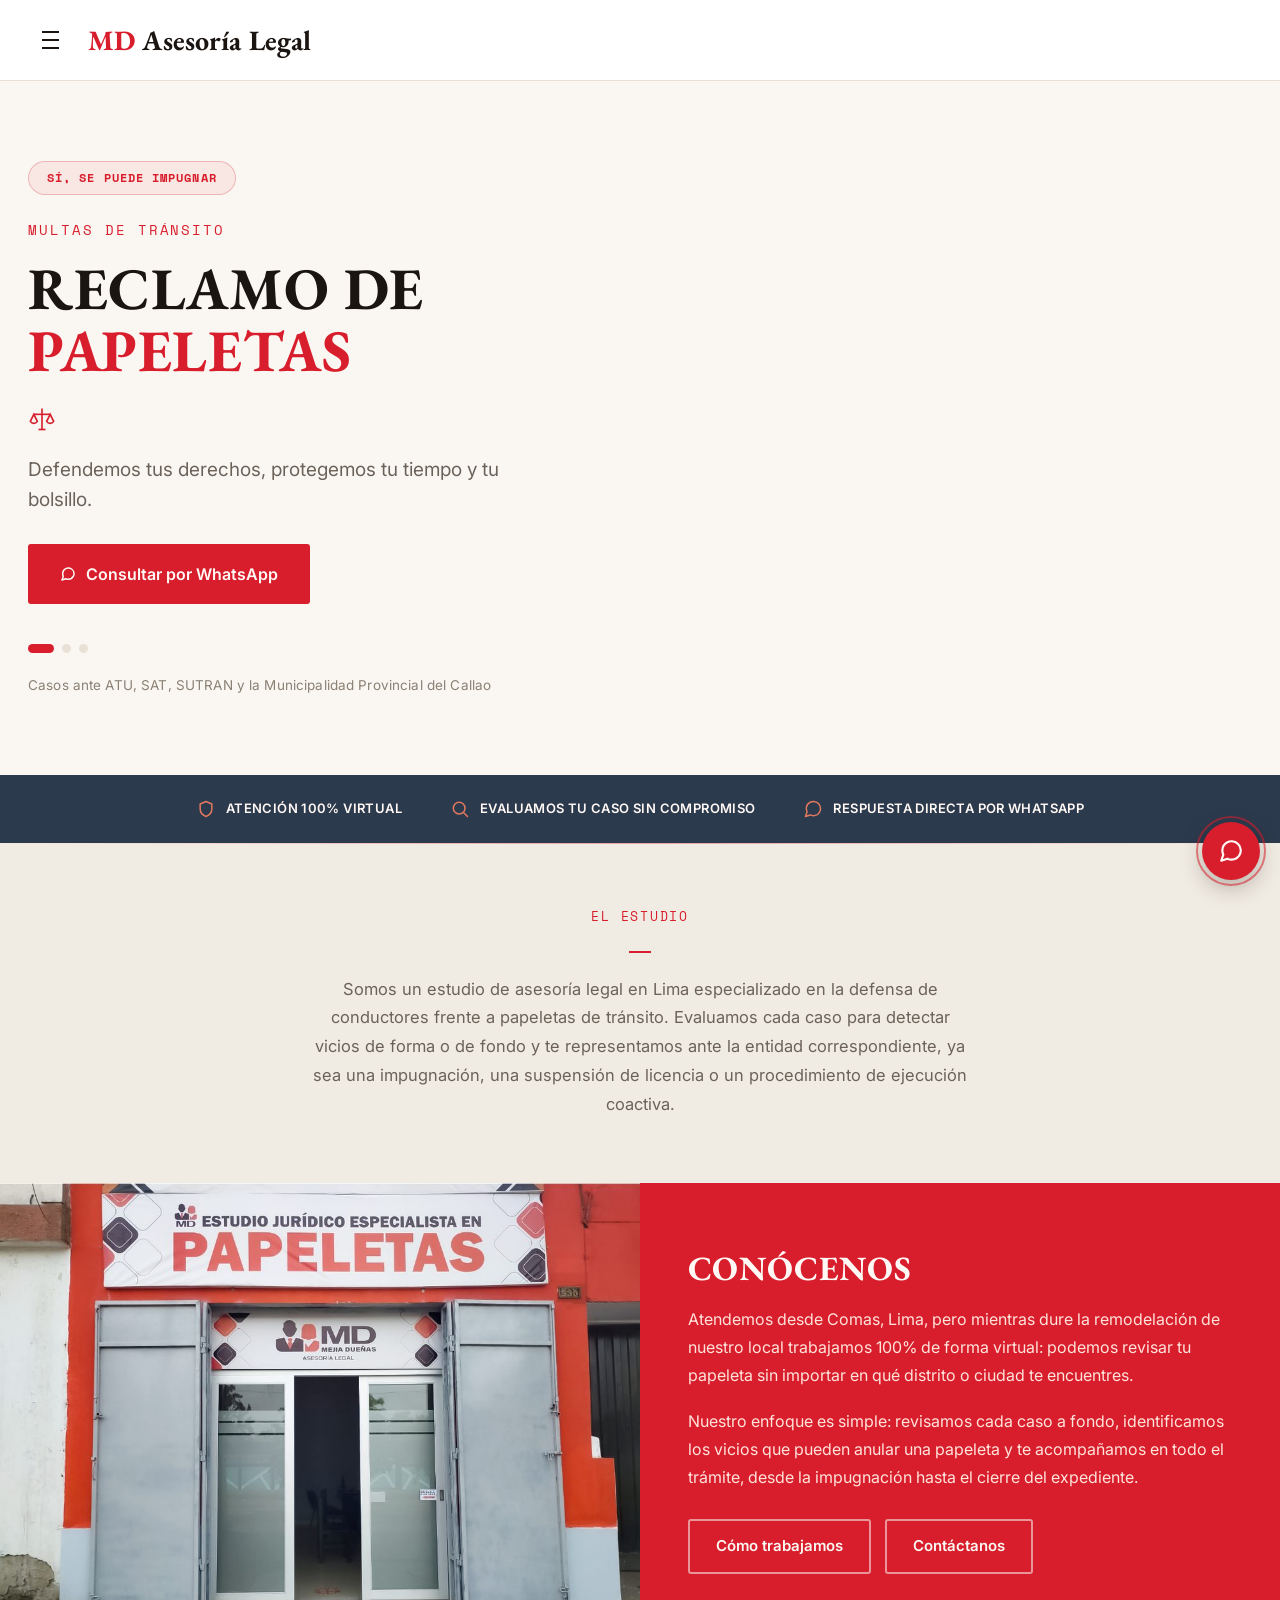
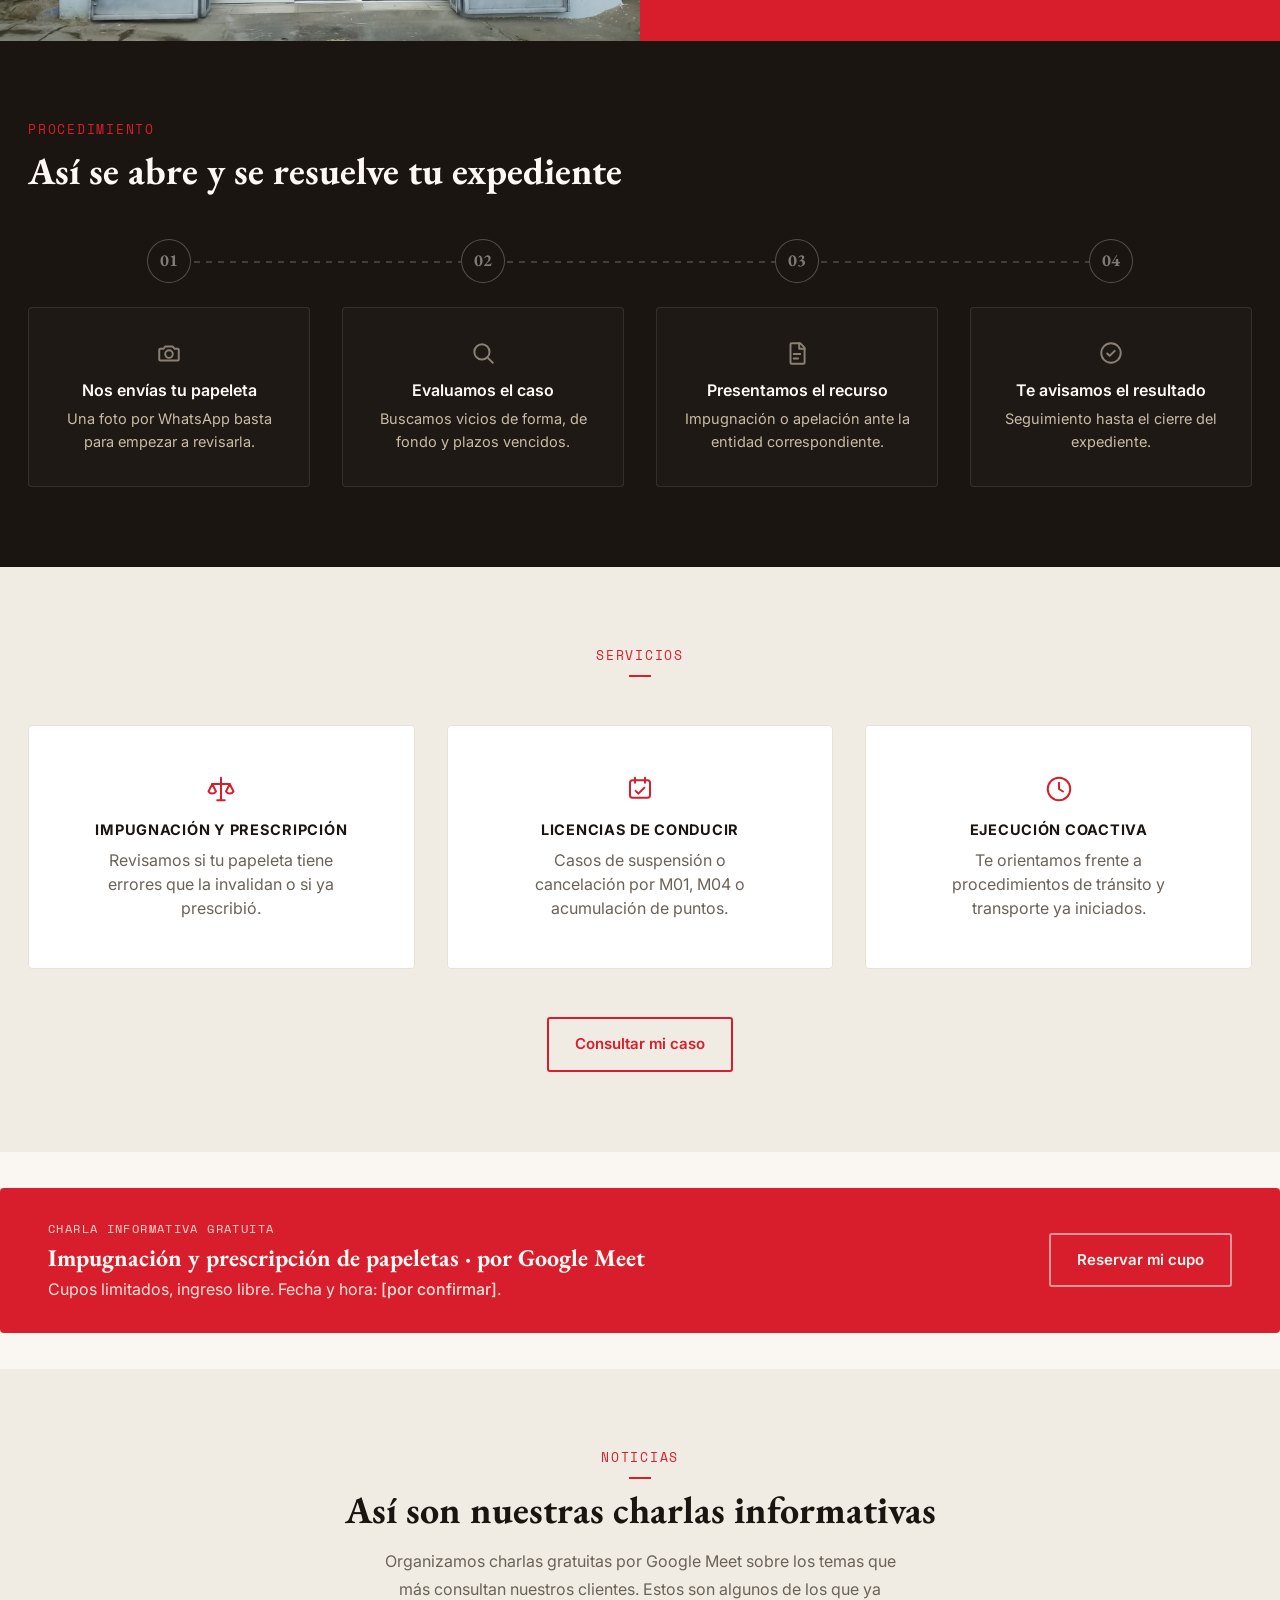
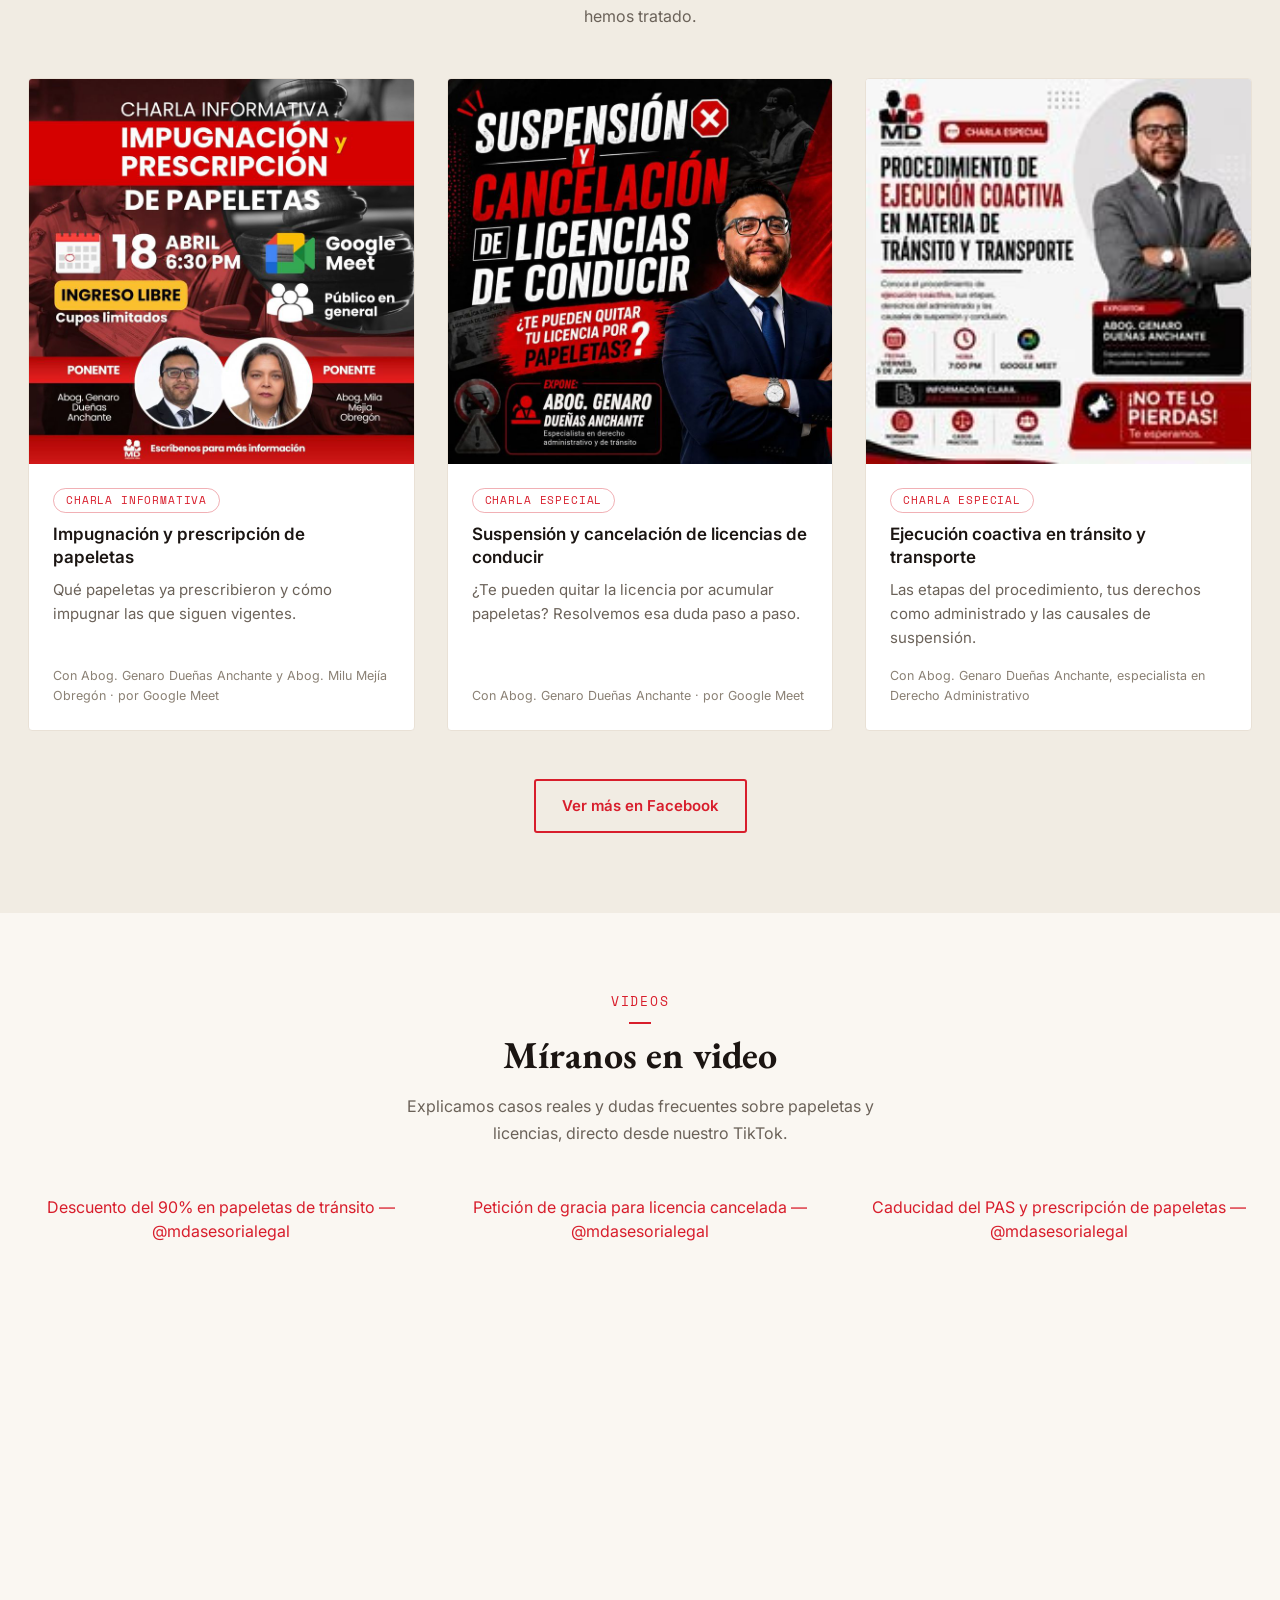
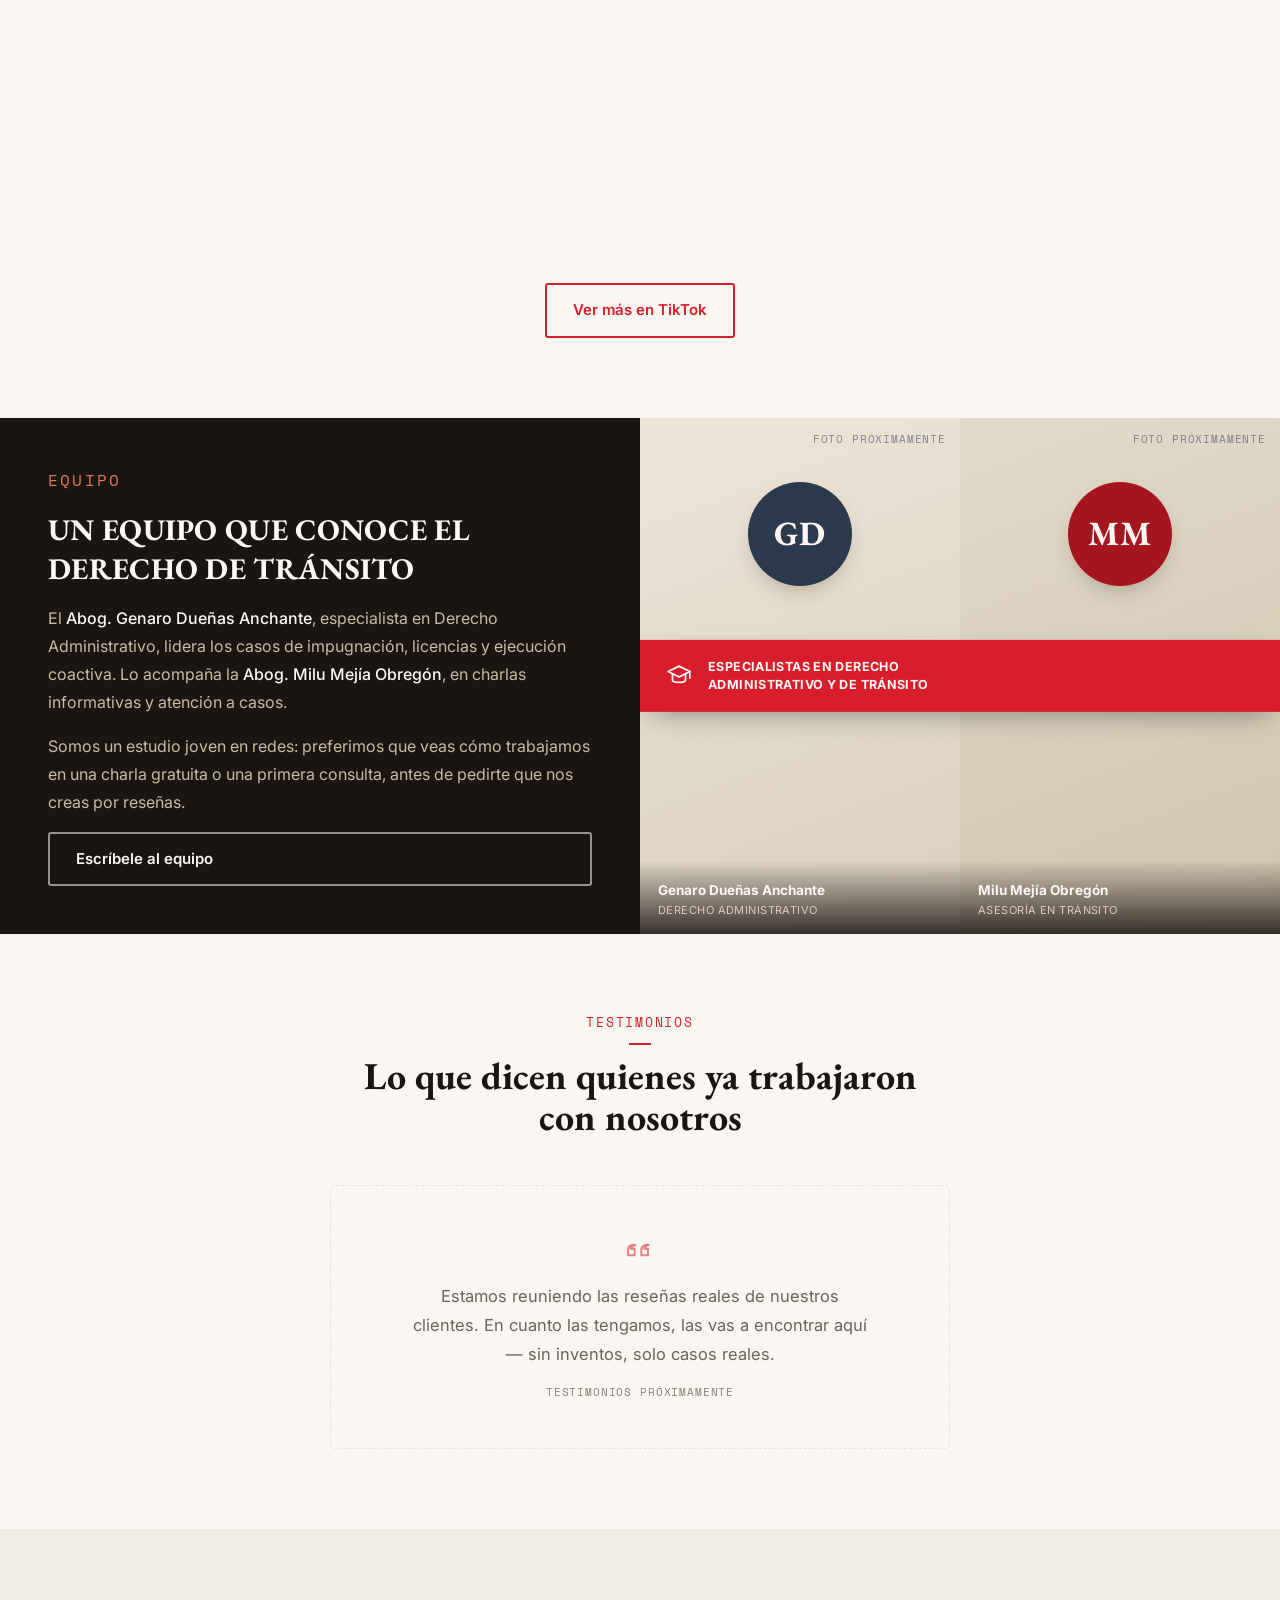
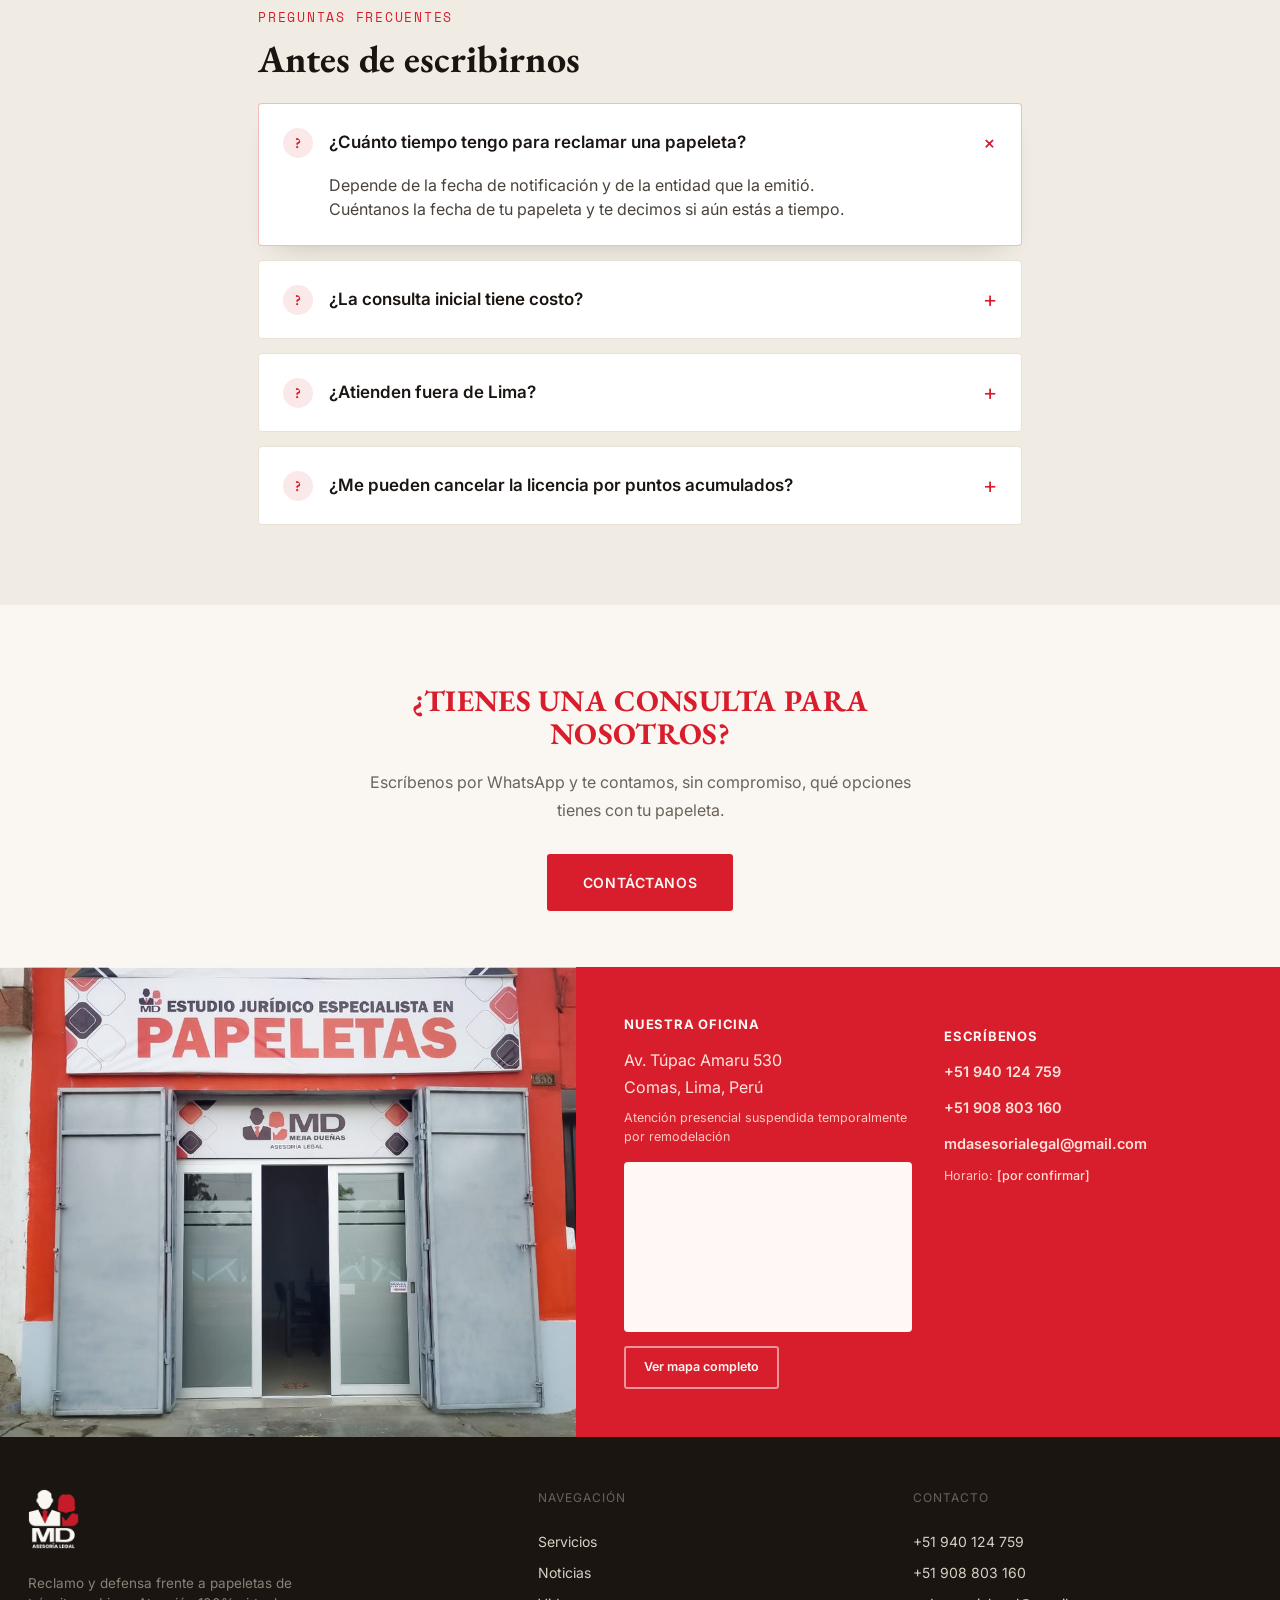
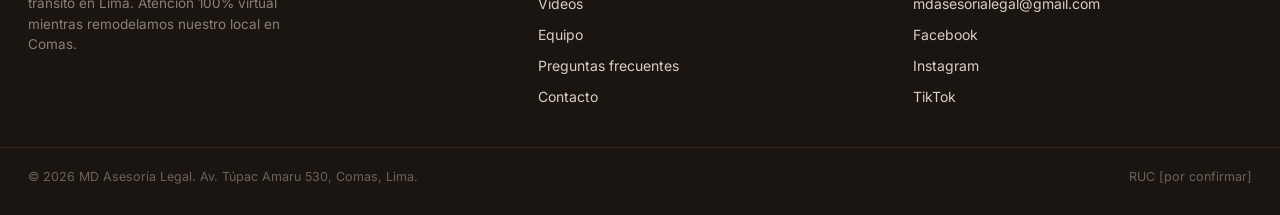
<file: index.html>
<!doctype html>
<html lang="es-PE">
<head>
  <meta charset="UTF-8">
  <meta name="viewport" content="width=device-width, initial-scale=1">
  <title>MD Asesoría Legal — Reclamo de Papeletas en Lima</title>
  <meta name="description" content="Asesoría legal en Lima especializada en impugnación de papeletas de tránsito, suspensión y cancelación de licencias, y ejecución coactiva. Atención 100% virtual por WhatsApp.">
  <meta name="theme-color" content="#D81E2C">

  <meta property="og:type" content="website">
  <meta property="og:locale" content="es_PE">
  <meta property="og:title" content="MD Asesoría Legal — Reclamo de Papeletas en Lima">
  <meta property="og:description" content="¿Te pusieron una papeleta? Evaluamos tu caso e impugnamos multas de tránsito, licencias suspendidas y procedimientos de ejecución coactiva.">

  <link rel="icon" type="image/svg+xml" href="assets/favicon.svg">
  <link rel="preconnect" href="https://fonts.googleapis.com">
  <link rel="preconnect" href="https://fonts.gstatic.com" crossorigin>
  <link rel="stylesheet" href="https://fonts.googleapis.com/css2?family=EB+Garamond:wght@400;500;600;700;800&family=Inter:wght@400;500;600;700&family=Space+Mono:wght@400;700&display=swap">
  <link rel="stylesheet" href="css/styles.css">
</head>
<body>
  <a class="skip-link" href="#main">Saltar al contenido</a>

  <!-- MENÚ LATERAL (conserva el encabezado, deja ver la página detrás) -->
  <div class="site-menu" id="siteMenu">
    <div class="site-menu__bar">
      <div class="site-menu__bar-inner">
        <button type="button" class="site-menu__close" id="siteMenuClose" aria-label="Cerrar menú">
          <svg viewBox="0 0 24 24" fill="none" stroke="currentColor" stroke-width="1.8" stroke-linecap="round" aria-hidden="true"><path d="M6 6l12 12M18 6L6 18"></path></svg>
        </button>
        <a href="#inicio" class="site-menu__brand">
          <span class="wordmark wordmark--lg"><span class="wordmark__accent">MD</span> Asesoría Legal</span>
        </a>
      </div>
    </div>

    <div class="site-menu__body">
    <div class="site-menu__panel">
      <nav class="site-menu__links" aria-label="Navegación principal">
        <a href="#inicio">Inicio</a>
        <a href="#como-funciona">Cómo funciona</a>
        <a href="#servicios">Servicios</a>
        <a href="#noticias">Noticias</a>
        <a href="#videos">Videos</a>
        <a href="#equipo">Equipo</a>
        <a href="#preguntas">Preguntas</a>
      </nav>

      <div class="site-menu__divider" aria-hidden="true"></div>

      <div class="site-menu__contact">
        <a href="https://wa.me/51940124759" class="site-menu__contact-item">
          <svg viewBox="0 0 24 24" fill="none" stroke="currentColor" stroke-width="2.2" stroke-linecap="round" stroke-linejoin="round" aria-hidden="true"><path d="M21 11.5a8.38 8.38 0 0 1-.9 3.8 8.5 8.5 0 0 1-7.6 4.7 8.38 8.38 0 0 1-3.8-.9L3 21l1.9-5.7a8.38 8.38 0 0 1-.9-3.8 8.5 8.5 0 0 1 4.7-7.6 8.38 8.38 0 0 1 3.8-.9h.5a8.48 8.48 0 0 1 8 8v.5z"></path></svg>
          <span>+51 940 124 759</span>
        </a>
        <a href="mailto:mdasesorialegal@gmail.com" class="site-menu__contact-item">mdasesorialegal@gmail.com</a>
      </div>

      <a href="https://wa.me/51940124759" class="btn btn-primary site-menu__cta">Contáctanos</a>

      <ul class="site-menu__socials">
        <li>
          <a href="https://www.facebook.com/Reclamodepapeletas/?locale=es_LA" target="_blank" rel="noopener" aria-label="Facebook">
            <svg viewBox="0 0 16 16" fill="currentColor" aria-hidden="true"><path d="M16 8.049c0-4.446-3.582-8.05-8-8.05C3.58 0-.002 3.603-.002 8.05c0 4.017 2.926 7.347 6.75 7.951v-5.625h-2.03V8.05H6.75V6.275c0-2.017 1.195-3.131 3.022-3.131.876 0 1.791.157 1.791.157v1.98h-1.009c-.993 0-1.303.621-1.303 1.258v1.51h2.218l-.354 2.326H9.25V16c3.824-.604 6.75-3.934 6.75-7.951z"/></svg>
          </a>
        </li>
        <li>
          <a href="https://www.instagram.com/mdasesorialegal/?hl=es-la" target="_blank" rel="noopener" aria-label="Instagram">
            <svg viewBox="0 0 16 16" fill="currentColor" aria-hidden="true"><path d="M8 0C5.829 0 5.556.01 4.703.048 3.85.088 3.269.222 2.76.42a3.917 3.917 0 0 0-1.417.923A3.927 3.927 0 0 0 .42 2.76C.222 3.268.087 3.85.048 4.7.01 5.555 0 5.827 0 8.001c0 2.172.01 2.444.048 3.297.04.852.174 1.433.372 1.942.205.526.478.972.923 1.417.444.445.89.719 1.416.923.51.198 1.09.333 1.942.372C5.555 15.99 5.827 16 8 16s2.444-.01 3.298-.048c.851-.04 1.434-.174 1.943-.372a3.916 3.916 0 0 0 1.416-.923c.445-.445.718-.891.923-1.417.197-.509.332-1.09.372-1.942C15.99 10.445 16 10.173 16 8s-.01-2.445-.048-3.299c-.04-.851-.175-1.433-.372-1.941a3.926 3.926 0 0 0-.923-1.417A3.911 3.911 0 0 0 13.24.42c-.51-.198-1.092-.333-1.943-.372C10.443.01 10.172 0 7.998 0h.003zm-.717 1.442h.718c2.136 0 2.389.007 3.232.046.78.035 1.204.166 1.486.275.373.145.64.319.92.599.28.28.453.546.598.92.11.281.24.705.275 1.485.039.843.047 1.096.047 3.231s-.008 2.389-.047 3.232c-.035.78-.166 1.203-.275 1.485a2.47 2.47 0 0 1-.599.919c-.28.28-.546.453-.92.598-.28.11-.704.24-1.485.276-.843.038-1.096.047-3.232.047s-2.39-.009-3.233-.047c-.78-.036-1.203-.166-1.485-.276a2.478 2.478 0 0 1-.92-.598 2.48 2.48 0 0 1-.6-.92c-.109-.281-.24-.705-.275-1.485-.038-.843-.046-1.096-.046-3.233 0-2.136.008-2.388.046-3.231.036-.78.166-1.204.276-1.486.145-.373.319-.64.599-.92.28-.28.546-.453.92-.598.282-.11.705-.24 1.485-.276.738-.033 1.024-.043 2.515-.045v.002zm4.988 1.328a.96.96 0 1 0 0 1.92.96.96 0 0 0 0-1.92zm-4.27 1.122a4.109 4.109 0 1 0 0 8.217 4.109 4.109 0 0 0 0-8.217zm0 1.441a2.667 2.667 0 1 1 0 5.334 2.667 2.667 0 0 1 0-5.334z"/></svg>
          </a>
        </li>
        <li>
          <a href="https://www.tiktok.com/@mdasesorialegal" target="_blank" rel="noopener" aria-label="TikTok">
            <svg viewBox="0 0 16 16" fill="currentColor" aria-hidden="true"><path d="M9 0h1.98c.144.715.54 1.617 1.235 2.512C12.895 3.389 13.797 4 15 4v2c-1.753 0-3.07-.814-4-1.829V11a5 5 0 1 1-5-5v2a3 3 0 1 0 3 3z"/></svg>
          </a>
        </li>
        <li>
          <a href="https://wa.me/51940124759" target="_blank" rel="noopener" aria-label="WhatsApp">
            <svg viewBox="0 0 24 24" fill="none" stroke="currentColor" stroke-width="2.2" stroke-linecap="round" stroke-linejoin="round" aria-hidden="true"><path d="M21 11.5a8.38 8.38 0 0 1-.9 3.8 8.5 8.5 0 0 1-7.6 4.7 8.38 8.38 0 0 1-3.8-.9L3 21l1.9-5.7a8.38 8.38 0 0 1-.9-3.8 8.5 8.5 0 0 1 4.7-7.6 8.38 8.38 0 0 1 3.8-.9h.5a8.48 8.48 0 0 1 8 8v.5z"></path></svg>
          </a>
        </li>
      </ul>
    </div>

      <button type="button" class="site-menu__scrim" id="siteMenuScrim" aria-label="Cerrar menú" tabindex="-1"></button>
    </div>
  </div>


  <!-- NAV + HERO -->
  <div class="hero-wrap">
    <div class="navbar-band">
    <nav class="navbar container">
      <div class="navbar__left">
        <button type="button" class="navbar__toggle" id="navToggle" aria-expanded="false" aria-controls="siteMenu" aria-label="Abrir menú">
          <span></span><span></span><span></span>
        </button>
        <a href="#inicio" class="navbar__brand">
          <span class="wordmark wordmark--lg"><span class="wordmark__accent">MD</span> Asesoría Legal</span>
        </a>
      </div>

      <div class="navbar__menu" id="navMenu">
        <a href="#inicio" class="navbar__link navbar__link--active">Inicio</a>
        <a href="#como-funciona" class="navbar__link">Cómo funciona</a>
        <a href="#servicios" class="navbar__link">Servicios</a>
        <a href="#noticias" class="navbar__link">Noticias</a>
        <a href="#videos" class="navbar__link">Videos</a>
        <a href="#equipo" class="navbar__link">Equipo</a>
        <a href="#preguntas" class="navbar__link">Preguntas</a>

        <a href="https://wa.me/51940124759" class="btn btn-primary navbar__cta">Contáctanos</a>
      </div>
    </nav>
    </div>

    <section class="hero" id="inicio">
      <div class="container hero__container">
        <div class="hero__badge">Sí, se puede impugnar</div>
        <p class="eyebrow hero__eyebrow" id="heroEyebrow">Multas de tránsito</p>
        <h1 class="hero__title">
          <span id="heroLine1">RECLAMO DE</span><br>
          <span id="heroLine2" class="text-red">PAPELETAS</span>
        </h1>
        <svg class="hero__divider-icon" viewBox="0 0 24 24" fill="none" stroke="currentColor" stroke-width="1.4" aria-hidden="true"><path d="M12 3v18"></path><path d="M5 8l-3 6a3.5 3.5 0 0 0 6 0z"></path><path d="M19 8l-3 6a3.5 3.5 0 0 0 6 0z"></path><path d="M5 8h14"></path><path d="M9 21h6"></path></svg>
        <p class="hero__subhead" id="heroSubhead">Defendemos tus derechos, protegemos tu tiempo y tu bolsillo.</p>
        <div class="hero__cta-row">
          <a href="https://wa.me/51940124759" class="btn btn-primary hero__cta">
            <svg class="icon" viewBox="0 0 24 24" fill="none" stroke="currentColor" stroke-width="2.2" stroke-linecap="round" stroke-linejoin="round" aria-hidden="true"><path d="M21 11.5a8.38 8.38 0 0 1-.9 3.8 8.5 8.5 0 0 1-7.6 4.7 8.38 8.38 0 0 1-3.8-.9L3 21l1.9-5.7a8.38 8.38 0 0 1-.9-3.8 8.5 8.5 0 0 1 4.7-7.6 8.38 8.38 0 0 1 3.8-.9h.5a8.48 8.48 0 0 1 8 8v.5z"></path></svg>
            <span>Consultar por WhatsApp</span>
          </a>
        </div>
        <div class="hero__dots" id="heroDots" role="tablist" aria-label="Mensajes destacados"></div>
        <p class="hero__credibility">Casos ante ATU, SAT, SUTRAN y la Municipalidad Provincial del Callao</p>
      </div>
    </section>
  </div>

  <!-- NAV FIJO (aparece al bajar) -->
  <nav class="compact-nav" id="compactNav" aria-label="Navegación secundaria">
    <div class="container compact-nav__row">
      <div class="compact-nav__left">
        <button type="button" class="compact-nav__toggle" id="compactNavToggle" aria-expanded="false" aria-controls="siteMenu" aria-label="Abrir menú">
          <span></span><span></span><span></span>
        </button>
        <a href="#inicio" class="compact-nav__brand" aria-label="Ir al inicio">
          <span class="wordmark wordmark--sm"><span class="wordmark__accent">MD</span> Asesoría Legal</span>
        </a>
      </div>
      <div class="compact-nav__links">
        <a href="#como-funciona">Cómo funciona</a>
        <a href="#servicios">Servicios</a>
        <a href="#noticias">Noticias</a>
        <a href="#videos">Videos</a>
        <a href="#equipo">Equipo</a>
        <a href="#preguntas">Preguntas</a>
      </div>
      <a href="https://wa.me/51940124759" class="btn btn-primary compact-nav__cta">Contáctanos</a>
    </div>
  </nav>

  <!-- BARRA DE CONFIANZA -->
  <div class="trust-bar">
    <div class="container trust-bar__row">
      <div class="trust-bar__item">
        <svg viewBox="0 0 24 24" fill="none" stroke="currentColor" stroke-width="1.8" stroke-linecap="round" stroke-linejoin="round" aria-hidden="true"><path d="M12 3l7 3v6c0 4.5-3 7.5-7 9-4-1.5-7-4.5-7-9V6z"></path></svg>
        <span>Atención 100% virtual</span>
      </div>
      <div class="trust-bar__item">
        <svg viewBox="0 0 24 24" fill="none" stroke="currentColor" stroke-width="1.8" stroke-linecap="round" stroke-linejoin="round" aria-hidden="true"><circle cx="11" cy="11" r="7"></circle><path d="M21 21l-4.3-4.3"></path></svg>
        <span>Evaluamos tu caso sin compromiso</span>
      </div>
      <div class="trust-bar__item">
        <svg viewBox="0 0 24 24" fill="none" stroke="currentColor" stroke-width="1.8" stroke-linecap="round" stroke-linejoin="round" aria-hidden="true"><path d="M21 11.5a8.38 8.38 0 0 1-.9 3.8 8.5 8.5 0 0 1-7.6 4.7 8.38 8.38 0 0 1-3.8-.9L3 21l1.9-5.7a8.38 8.38 0 0 1-.9-3.8 8.5 8.5 0 0 1 4.7-7.6 8.38 8.38 0 0 1 3.8-.9h.5a8.48 8.48 0 0 1 8 8v.5z"></path></svg>
        <span>Respuesta directa por WhatsApp</span>
      </div>
    </div>
  </div>

  <main id="main">

    <!-- EL ESTUDIO -->
    <section class="about">
      <div class="container about__inner">
        <p class="eyebrow eyebrow--center">El estudio</p>
        <div class="divider divider--center"></div>
        <p class="about__text" data-reveal>Somos un estudio de asesoría legal en Lima especializado en la defensa de conductores frente a papeletas de tránsito. Evaluamos cada caso para detectar vicios de forma o de fondo y te representamos ante la entidad correspondiente, ya sea una impugnación, una suspensión de licencia o un procedimiento de ejecución coactiva.</p>
      </div>
    </section>

    <!-- CONÓCENOS -->
    <section class="know-us">
      <div class="know-us__media" data-reveal="left">
        <img src="assets/foto-local.jpg" alt="Fachada del local de MD Asesoría Legal en Av. Túpac Amaru 530, Comas">
      </div>
      <div class="know-us__panel" data-reveal="right">
        <h2 class="know-us__title">Conócenos</h2>
        <p>Atendemos desde Comas, Lima, pero mientras dure la remodelación de nuestro local trabajamos 100% de forma virtual: podemos revisar tu papeleta sin importar en qué distrito o ciudad te encuentres.</p>
        <p>Nuestro enfoque es simple: revisamos cada caso a fondo, identificamos los vicios que pueden anular una papeleta y te acompañamos en todo el trámite, desde la impugnación hasta el cierre del expediente.</p>
        <div class="know-us__actions">
          <a href="#como-funciona" class="btn btn-ghost-light">Cómo trabajamos</a>
          <a href="https://wa.me/51940124759" class="btn btn-ghost-light">Contáctanos</a>
        </div>
      </div>
    </section>

    <!-- COMO FUNCIONA -->
    <section class="process" id="como-funciona">
      <div class="container">
        <p class="eyebrow">Procedimiento</p>
        <h2 class="section-title">Así se abre y se resuelve tu expediente</h2>
        <div class="process__rail-wrap" data-reveal>
          <div class="process__rail" aria-hidden="true">
            <span class="process__rail-segment"></span>
            <span class="process__rail-segment"></span>
            <span class="process__rail-segment"></span>
          </div>
          <ol class="process__steps">
            <li class="process__step" data-step="1">
              <span class="process__node"><span class="process__node-num">01</span></span>
              <div class="process__card">
                <svg class="process__step-icon" viewBox="0 0 24 24" fill="none" stroke="currentColor" stroke-width="1.8" stroke-linecap="round" stroke-linejoin="round" aria-hidden="true"><path d="M4 8h3l1.5-2h7L17 8h3a1 1 0 0 1 1 1v9a1 1 0 0 1-1 1H4a1 1 0 0 1-1-1V9a1 1 0 0 1 1-1z"></path><circle cx="12" cy="13" r="3.5"></circle></svg>
                <h3>Nos envías tu papeleta</h3>
                <p>Una foto por WhatsApp basta para empezar a revisarla.</p>
              </div>
            </li>
            <li class="process__step" data-step="2">
              <span class="process__node"><span class="process__node-num">02</span></span>
              <div class="process__card">
                <svg class="process__step-icon" viewBox="0 0 24 24" fill="none" stroke="currentColor" stroke-width="1.8" stroke-linecap="round" stroke-linejoin="round" aria-hidden="true"><circle cx="11" cy="11" r="7"></circle><path d="M21 21l-4.3-4.3"></path></svg>
                <h3>Evaluamos el caso</h3>
                <p>Buscamos vicios de forma, de fondo y plazos vencidos.</p>
              </div>
            </li>
            <li class="process__step" data-step="3">
              <span class="process__node"><span class="process__node-num">03</span></span>
              <div class="process__card">
                <svg class="process__step-icon" viewBox="0 0 24 24" fill="none" stroke="currentColor" stroke-width="1.8" stroke-linecap="round" stroke-linejoin="round" aria-hidden="true"><path d="M7 3h8l4 4v14a1 1 0 0 1-1 1H7a1 1 0 0 1-1-1V4a1 1 0 0 1 1-1z"></path><path d="M14 3v5h5"></path><path d="M9 13h6M9 17h4"></path></svg>
                <h3>Presentamos el recurso</h3>
                <p>Impugnación o apelación ante la entidad correspondiente.</p>
              </div>
            </li>
            <li class="process__step" data-step="4">
              <span class="process__node"><span class="process__node-num">04</span></span>
              <div class="process__card">
                <svg class="process__step-icon" viewBox="0 0 24 24" fill="none" stroke="currentColor" stroke-width="1.8" stroke-linecap="round" stroke-linejoin="round" aria-hidden="true"><circle cx="12" cy="12" r="9"></circle><path d="M8.5 12.5l2.2 2.2L15.5 10"></path></svg>
                <h3>Te avisamos el resultado</h3>
                <p>Seguimiento hasta el cierre del expediente.</p>
              </div>
            </li>
          </ol>
        </div>
      </div>
    </section>

    <!-- SERVICIOS -->
    <section class="services" id="servicios">
      <div class="container text-center">
        <p class="eyebrow eyebrow--center">Servicios</p>
        <div class="divider divider--center"></div>

        <ul class="services__grid">
          <li class="service" data-reveal data-reveal-group="services">
            <svg class="service__icon" viewBox="0 0 24 24" fill="none" stroke="currentColor" stroke-width="1.6" stroke-linecap="round" stroke-linejoin="round" aria-hidden="true"><path d="M12 3v18"></path><path d="M5 8l-3 6a3.5 3.5 0 0 0 6 0z"></path><path d="M19 8l-3 6a3.5 3.5 0 0 0 6 0z"></path><path d="M5 8h14"></path><path d="M9 21h6"></path></svg>
            <h3>Impugnación y prescripción</h3>
            <p>Revisamos si tu papeleta tiene errores que la invalidan o si ya prescribió.</p>
          </li>
          <li class="service" data-reveal data-reveal-group="services">
            <svg class="service__icon" viewBox="0 0 24 24" fill="none" stroke="currentColor" stroke-width="1.6" stroke-linecap="round" stroke-linejoin="round" aria-hidden="true"><rect x="4" y="5" width="16" height="14" rx="2"></rect><path d="M8 3v4M16 3v4"></path><path d="M8.5 13.5l2.2 2.2L15.5 11"></path></svg>
            <h3>Licencias de conducir</h3>
            <p>Casos de suspensión o cancelación por M01, M04 o acumulación de puntos.</p>
          </li>
          <li class="service" data-reveal data-reveal-group="services">
            <svg class="service__icon" viewBox="0 0 24 24" fill="none" stroke="currentColor" stroke-width="1.6" stroke-linecap="round" stroke-linejoin="round" aria-hidden="true"><circle cx="12" cy="12" r="9"></circle><path d="M12 7v5l3.2 2"></path></svg>
            <h3>Ejecución coactiva</h3>
            <p>Te orientamos frente a procedimientos de tránsito y transporte ya iniciados.</p>
          </li>
        </ul>

        <a href="https://wa.me/51940124759" class="btn btn-outline">Consultar mi caso</a>
      </div>
    </section>

    <!-- CHARLA GRATUITA -->
    <div class="talk-banner">
      <div class="container talk-banner__inner" data-reveal>
        <div>
          <p class="talk-banner__eyebrow">Charla informativa gratuita</p>
          <h3 class="talk-banner__title">Impugnación y prescripción de papeletas · por Google Meet</h3>
          <p class="talk-banner__text">Cupos limitados, ingreso libre. Fecha y hora: <strong>[por confirmar]</strong>.</p>
        </div>
        <a href="https://wa.me/51940124759" class="btn btn-ghost-light talk-banner__cta">Reservar mi cupo</a>
      </div>
    </div>

    <!-- NOTICIAS Y CHARLAS -->
    <section class="news" id="noticias">
      <div class="container text-center">
        <p class="eyebrow eyebrow--center">Noticias</p>
        <div class="divider divider--center"></div>
        <h2 class="section-title section-title--center">Así son nuestras charlas informativas</h2>
        <p class="news__intro">Organizamos charlas gratuitas por Google Meet sobre los temas que más consultan nuestros clientes. Estos son algunos de los que ya hemos tratado.</p>

        <ul class="news__grid">
          <li class="news__card" data-reveal data-reveal-group="news">
            <div class="news__media">
              <img src="assets/charla-impugnacion.jpg" alt="Flyer de la charla informativa sobre impugnación y prescripción de papeletas">
            </div>
            <div class="news__body">
              <span class="news__tag">Charla informativa</span>
              <h3>Impugnación y prescripción de papeletas</h3>
              <p>Qué papeletas ya prescribieron y cómo impugnar las que siguen vigentes.</p>
              <p class="news__meta">Con Abog. Genaro Dueñas Anchante y Abog. Milu Mejía Obregón · por Google Meet</p>
            </div>
          </li>

          <li class="news__card" data-reveal data-reveal-group="news">
            <div class="news__media">
              <img src="assets/charla-licencias.jpg" alt="Flyer de la charla sobre suspensión y cancelación de licencias de conducir">
            </div>
            <div class="news__body">
              <span class="news__tag">Charla especial</span>
              <h3>Suspensión y cancelación de licencias de conducir</h3>
              <p>¿Te pueden quitar la licencia por acumular papeletas? Resolvemos esa duda paso a paso.</p>
              <p class="news__meta">Con Abog. Genaro Dueñas Anchante · por Google Meet</p>
            </div>
          </li>

          <li class="news__card" data-reveal data-reveal-group="news">
            <div class="news__media">
              <img src="assets/charla-ejecucion.jpg" alt="Flyer de la charla sobre ejecución coactiva en tránsito y transporte">
            </div>
            <div class="news__body">
              <span class="news__tag">Charla especial</span>
              <h3>Ejecución coactiva en tránsito y transporte</h3>
              <p>Las etapas del procedimiento, tus derechos como administrado y las causales de suspensión.</p>
              <p class="news__meta">Con Abog. Genaro Dueñas Anchante, especialista en Derecho Administrativo</p>
            </div>
          </li>
        </ul>

        <a href="https://www.facebook.com/Reclamodepapeletas/?locale=es_LA" class="btn btn-outline">Ver más en Facebook</a>
      </div>
    </section>

    <!-- VIDEOS -->
    <section class="videos" id="videos">
      <div class="container text-center">
        <p class="eyebrow eyebrow--center">Videos</p>
        <div class="divider divider--center"></div>
        <h2 class="section-title section-title--center">Míranos en video</h2>
        <p class="news__intro">Explicamos casos reales y dudas frecuentes sobre papeletas y licencias, directo desde nuestro TikTok.</p>

        <ul class="video-grid">
          <li class="video-card" data-reveal data-reveal-group="videos">
            <blockquote class="tiktok-embed" cite="https://www.tiktok.com/@mdasesorialegal/video/7678715880137706760" data-video-id="7678715880137706760" style="max-width: 605px; min-width: 325px;">
              <section>
                <a target="_blank" rel="noopener" href="https://www.tiktok.com/@mdasesorialegal/video/7678715880137706760">Descuento del 90% en papeletas de tránsito — @mdasesorialegal</a>
              </section>
            </blockquote>
          </li>
          <li class="video-card" data-reveal data-reveal-group="videos">
            <blockquote class="tiktok-embed" cite="https://www.tiktok.com/@mdasesorialegal/video/7678021492931595541" data-video-id="7678021492931595541" style="max-width: 605px; min-width: 325px;">
              <section>
                <a target="_blank" rel="noopener" href="https://www.tiktok.com/@mdasesorialegal/video/7678021492931595541">Petición de gracia para licencia cancelada — @mdasesorialegal</a>
              </section>
            </blockquote>
          </li>
          <li class="video-card" data-reveal data-reveal-group="videos">
            <blockquote class="tiktok-embed" cite="https://www.tiktok.com/@mdasesorialegal/video/7672455443461016853" data-video-id="7672455443461016853" style="max-width: 605px; min-width: 325px;">
              <section>
                <a target="_blank" rel="noopener" href="https://www.tiktok.com/@mdasesorialegal/video/7672455443461016853">Caducidad del PAS y prescripción de papeletas — @mdasesorialegal</a>
              </section>
            </blockquote>
          </li>
        </ul>

        <a href="https://www.tiktok.com/@mdasesorialegal" class="btn btn-outline">Ver más en TikTok</a>
      </div>
    </section>

    <script async src="https://www.tiktok.com/embed.js"></script>

    <!-- EQUIPO -->
    <section class="team" id="equipo">
      <div class="team__panel" data-reveal="left">
        <p class="eyebrow">Equipo</p>
        <h2 class="team__title">Un equipo que conoce el<br>derecho de tránsito</h2>
        <p>El <strong>Abog. Genaro Dueñas Anchante</strong>, especialista en Derecho Administrativo, lidera los casos de impugnación, licencias y ejecución coactiva. Lo acompaña la <strong>Abog. Milu Mejía Obregón</strong>, en charlas informativas y atención a casos.</p>
        <p>Somos un estudio joven en redes: preferimos que veas cómo trabajamos en una charla gratuita o una primera consulta, antes de pedirte que nos creas por reseñas.</p>
        <a href="https://wa.me/51940124759" class="btn btn-ghost-light">Escríbele al equipo</a>
      </div>

      <div class="team__media" data-reveal="right">
        <div class="team__photos">
          <div class="team__photo">
            <span class="placeholder-tag">Foto próximamente</span>
            <span class="team__avatar" aria-hidden="true">GD</span>
            <div class="team__caption">
              <p class="team__name">Genaro Dueñas Anchante</p>
              <p class="team__role">Derecho Administrativo</p>
            </div>
          </div>
          <div class="team__photo team__photo--alt">
            <span class="placeholder-tag">Foto próximamente</span>
            <span class="team__avatar" aria-hidden="true">MM</span>
            <div class="team__caption">
              <p class="team__name">Milu Mejía Obregón</p>
              <p class="team__role">Asesoría en tránsito</p>
            </div>
          </div>
        </div>
        <div class="team__badge">
          <svg viewBox="0 0 24 24" fill="none" stroke="currentColor" stroke-width="1.6" stroke-linecap="round" stroke-linejoin="round" aria-hidden="true"><path d="M12 3 2 8l10 5 10-5z"></path><path d="M6 10.5V16c0 1.1 2.7 2 6 2s6-.9 6-2v-5.5"></path><path d="M22 8v6"></path></svg>
          <p>Especialistas en Derecho<br>Administrativo y de Tránsito</p>
        </div>
      </div>
    </section>

    <!-- TESTIMONIOS -->
    <section class="testimonials">
      <div class="container text-center">
        <p class="eyebrow eyebrow--center">Testimonios</p>
        <div class="divider divider--center"></div>
        <h2 class="section-title section-title--center">Lo que dicen quienes ya trabajaron con nosotros</h2>

        <div class="testimonials__empty" data-reveal>
          <svg class="testimonials__quote-icon" viewBox="0 0 24 24" fill="none" stroke="currentColor" stroke-width="1.5" stroke-linecap="round" stroke-linejoin="round" aria-hidden="true"><path d="M7 8c-2.2 0-4 1.8-4 4v4h5v-5H5.2C5.6 9.7 7 8.6 8.5 8.3L7 8z"></path><path d="M17 8c-2.2 0-4 1.8-4 4v4h5v-5h-2.8c.4-1.3 1.8-2.4 3.3-2.7L17 8z"></path></svg>
          <p>Estamos reuniendo las reseñas reales de nuestros clientes. En cuanto las tengamos, las vas a encontrar aquí — sin inventos, solo casos reales.</p>
          <span class="placeholder-tag">Testimonios próximamente</span>
        </div>
      </div>
    </section>

    <!-- FAQ -->
    <section class="faq" id="preguntas">
      <div class="container faq__container">
        <p class="eyebrow">Preguntas frecuentes</p>
        <h2 class="section-title">Antes de escribirnos</h2>

        <div class="faq__list" data-reveal>
          <details class="faq__item" open>
            <summary>
              <span class="faq__q-icon" aria-hidden="true">?</span>
              <span class="faq__q-text">¿Cuánto tiempo tengo para reclamar una papeleta?</span>
              <span class="faq__plus" aria-hidden="true">+</span>
            </summary>
            <p>Depende de la fecha de notificación y de la entidad que la emitió. Cuéntanos la fecha de tu papeleta y te decimos si aún estás a tiempo.</p>
          </details>

          <details class="faq__item">
            <summary>
              <span class="faq__q-icon" aria-hidden="true">?</span>
              <span class="faq__q-text">¿La consulta inicial tiene costo?</span>
              <span class="faq__plus" aria-hidden="true">+</span>
            </summary>
            <p>[Por confirmar con el estudio — indicar aquí si la primera evaluación es gratuita o tiene un costo fijo.]</p>
          </details>

          <details class="faq__item">
            <summary>
              <span class="faq__q-icon" aria-hidden="true">?</span>
              <span class="faq__q-text">¿Atienden fuera de Lima?</span>
              <span class="faq__plus" aria-hidden="true">+</span>
            </summary>
            <p>La atención es 100% virtual mientras dure la remodelación del local, así que podemos revisar tu caso sin importar en qué ciudad estés.</p>
          </details>

          <details class="faq__item">
            <summary>
              <span class="faq__q-icon" aria-hidden="true">?</span>
              <span class="faq__q-text">¿Me pueden cancelar la licencia por puntos acumulados?</span>
              <span class="faq__plus" aria-hidden="true">+</span>
            </summary>
            <p>Sí, puede pasar por acumulación de puntos o por infracciones como M01 y M04. Te asesoramos sobre tus opciones antes de que eso ocurra.</p>
          </details>
        </div>
      </div>
    </section>

    <!-- CONTACTO: CTA -->
    <section class="contact-cta" id="contacto">
      <div class="container contact-cta__inner" data-reveal>
        <h2 class="contact-cta__title">¿Tienes una consulta para nosotros?</h2>
        <p>Escríbenos por WhatsApp y te contamos, sin compromiso, qué opciones tienes con tu papeleta.</p>
        <a href="https://wa.me/51940124759" class="btn btn-primary">Contáctanos</a>
      </div>
    </section>

    <!-- UBICACIÓN -->
    <section class="location">
      <div class="location__media" data-reveal="left">
        <img src="assets/foto-local.jpg" alt="Fachada del local de MD Asesoría Legal en Av. Túpac Amaru 530, Comas">
      </div>
      <div class="location__panel" data-reveal="right">
        <div>
          <p class="location__label">Nuestra oficina</p>
          <p class="location__address">Av. Túpac Amaru 530<br>Comas, Lima, Perú</p>
          <p class="location__note">Atención presencial suspendida temporalmente por remodelación</p>
          <div class="location__map">
            <iframe
              src="https://www.google.com/maps?q=Av.+T%C3%BApac+Amaru+530,+Comas,+Lima,+Per%C3%BA&output=embed"
              width="100%" height="100%" style="border:0;" loading="lazy"
              referrerpolicy="no-referrer-when-downgrade"
              title="Mapa de ubicación de MD Asesoría Legal — Av. Túpac Amaru 530, Comas"></iframe>
          </div>
          <a href="https://www.google.com/maps/search/?api=1&query=Av.+Tupac+Amaru+530+Comas+Lima+Peru" class="btn btn-ghost-light btn-small">Ver mapa completo</a>
        </div>
        <div>
          <p class="location__label">Escríbenos</p>
          <p><a href="https://wa.me/51940124759" class="location__link">+51 940 124 759</a></p>
          <p><a href="https://wa.me/51908803160" class="location__link">+51 908 803 160</a></p>
          <p><a href="mailto:mdasesorialegal@gmail.com" class="location__link">mdasesorialegal@gmail.com</a></p>
          <p class="location__note">Horario: <strong>[por confirmar]</strong></p>
        </div>
      </div>
    </section>

  </main>

  <!-- FOOTER -->
  <footer class="site-footer">
    <div class="container site-footer__grid">
      <div>
        <img src="assets/logo-md-light-120.png" srcset="assets/logo-md-light-120.png 1x, assets/logo-md-light-240.png 2x" alt="MD Asesoría Legal" class="site-footer__brand-mark">
        <p class="site-footer__text">Reclamo y defensa frente a papeletas de tránsito en Lima. Atención 100% virtual mientras remodelamos nuestro local en Comas.</p>
      </div>
      <div>
        <p class="site-footer__heading">Navegación</p>
        <a href="#servicios" class="site-footer__link">Servicios</a>
        <a href="#noticias" class="site-footer__link">Noticias</a>
        <a href="#videos" class="site-footer__link">Videos</a>
        <a href="#equipo" class="site-footer__link">Equipo</a>
        <a href="#preguntas" class="site-footer__link">Preguntas frecuentes</a>
        <a href="#contacto" class="site-footer__link">Contacto</a>
      </div>
      <div>
        <p class="site-footer__heading">Contacto</p>
        <a href="https://wa.me/51940124759" class="site-footer__link">+51 940 124 759</a>
        <a href="https://wa.me/51908803160" class="site-footer__link">+51 908 803 160</a>
        <a href="mailto:mdasesorialegal@gmail.com" class="site-footer__link">mdasesorialegal@gmail.com</a>
        <a href="https://www.facebook.com/Reclamodepapeletas/?locale=es_LA" class="site-footer__link">Facebook</a>
        <a href="https://www.instagram.com/mdasesorialegal/?hl=es-la" class="site-footer__link">Instagram</a>
        <a href="https://www.tiktok.com/@mdasesorialegal" class="site-footer__link">TikTok</a>
      </div>
    </div>
    <div class="container site-footer__bottom">
      <p>© 2026 MD Asesoría Legal. Av. Túpac Amaru 530, Comas, Lima.</p>
      <p>RUC [por confirmar]</p>
    </div>
  </footer>

  <a href="https://wa.me/51940124759" class="whatsapp-float" aria-label="Escríbenos por WhatsApp">
    <svg viewBox="0 0 24 24" fill="none" stroke="#FFF8F5" stroke-width="2" stroke-linecap="round" stroke-linejoin="round" aria-hidden="true"><path d="M21 11.5a8.38 8.38 0 0 1-.9 3.8 8.5 8.5 0 0 1-7.6 4.7 8.38 8.38 0 0 1-3.8-.9L3 21l1.9-5.7a8.38 8.38 0 0 1-.9-3.8 8.5 8.5 0 0 1 4.7-7.6 8.38 8.38 0 0 1 3.8-.9h.5a8.48 8.48 0 0 1 8 8v.5z"></path></svg>
  </a>

  <script src="js/script.js"></script>
</body>
</html>
</file>
<file: css/styles.css>
/* ==========================================================================
   MD Asesoría Legal — estilos del landing
   ========================================================================== */

:root {
  --color-ink: #1B1512;
  --color-ink-soft: #17110D;
  --color-paper: #FAF7F2;
  --color-paper-2: #F1ECE3;
  --color-red: #D81E2C;
  --color-red-dark: #A6141F;
  --color-red-deep: #7A0E19;
  --color-muted: #6B6259;
  --color-muted-2: #8A8074;
  --color-border: #E9E1D6;
  --color-accent-warm: #E2795E;
  --color-navy: #2C3A4D;
  --color-navy-soft: #4A5C72;

  --font-display: 'EB Garamond', Garamond, Georgia, 'Times New Roman', serif;
  --font-body: 'Inter', -apple-system, BlinkMacSystemFont, 'Segoe UI', sans-serif;
  --font-mono: 'Space Mono', 'Courier New', monospace;

  --container-width: 1320px;
  --radius: 3px;

  /* Escala de espaciado — usar estos valores en vez de números sueltos */
  --space-1: 16px;
  --space-2: 24px;
  --space-3: 32px;
  --space-4: 48px;
  --space-5: 64px;
  --space-6: 80px;
}

/* ---- reset ---- */
*, *::before, *::after { box-sizing: border-box; }
html { scroll-padding-top: 90px; overflow-x: hidden; }
body {
  margin: 0;
  overflow-x: hidden;
  background: var(--color-paper);
  color: var(--color-ink);
  font-family: var(--font-body);
  line-height: 1.5;
  -webkit-font-smoothing: antialiased;
}
h1, h2, h3 { font-family: var(--font-display); margin: 0; line-height: 1.08; font-weight: 700; }
p { margin: 0; font-size: 16px; }
strong { font-weight: 500; }
ul, ol { margin: 0; padding: 0; list-style: none; }
a { color: var(--color-red); text-decoration: none; }
a:hover { color: var(--color-red-dark); }
img, svg { display: block; max-width: 100%; }
button { font: inherit; }

:focus-visible {
  outline: 2.5px solid var(--color-red);
  outline-offset: 2px;
}

@media (prefers-reduced-motion: no-preference) {
  html { scroll-behavior: smooth; }
}
@media (prefers-reduced-motion: reduce) {
  * { animation-duration: 0.01ms !important; transition-duration: 0.01ms !important; }
}
@media print {
  [data-reveal] { opacity: 1 !important; transform: none !important; }
}

.skip-link {
  position: absolute;
  left: 12px;
  top: -60px;
  background: var(--color-red);
  color: #FFF8F5;
  padding: 12px 18px;
  border-radius: var(--radius);
  font-weight: 600;
  z-index: 100;
  transition: top 0.15s ease;
}
.skip-link:focus { top: 12px; color: #FFF8F5; }

.container {
  max-width: var(--container-width);
  margin: 0 auto;
  padding: 0 28px;
}
.text-center { text-align: center; }
.text-red { color: var(--color-red); }

.eyebrow {
  font-family: var(--font-mono);
  font-size: 12.5px;
  letter-spacing: 0.14em;
  text-transform: uppercase;
  color: var(--color-red);
  margin: 0;
}
.eyebrow--center { text-align: center; }

.divider {
  width: 22px;
  height: 2px;
  background: var(--color-red);
  border: 0;
  margin-top: 10px;
}
.divider--center { margin-left: auto; margin-right: auto; }

.section-title {
  font-size: clamp(26px, 3.2vw, 38px);
  margin-top: 10px;
  max-width: 600px;
}

.placeholder-tag {
  font-family: var(--font-mono);
  font-size: 10.5px;
  letter-spacing: 0.08em;
  text-transform: uppercase;
  color: rgba(250, 247, 242, 0.55);
}

.icon { width: 16px; height: 16px; }

/* ---- botones ---- */
.btn {
  display: inline-flex;
  align-items: center;
  gap: 10px;
  font-family: var(--font-body);
  font-weight: 600;
  font-size: 15px;
  padding: 14px 26px;
  border-radius: var(--radius);
  border: 2px solid transparent;
  cursor: pointer;
  white-space: nowrap;
  transition: transform 0.12s ease, background 0.15s ease, color 0.15s ease;
}
.btn:hover { transform: translateY(-1px); }
.btn-primary { position: relative; overflow: hidden; background: var(--color-red); color: #FFF8F5; }
.btn-primary:hover { background: var(--color-red-dark); color: #FFF8F5; }
.btn-primary::after {
  content: "";
  position: absolute;
  top: 0;
  left: -60%;
  width: 40%;
  height: 100%;
  background: linear-gradient(120deg, transparent, rgba(255, 255, 255, 0.35), transparent);
  transform: skewX(-20deg);
  transition: left 0.55s ease;
  pointer-events: none;
}
.btn-primary:hover::after { left: 130%; }
.btn-ghost-light { background: transparent; color: #FAF7F2; border-color: rgba(250, 247, 242, 0.55); }
.btn-ghost-light:hover { background: #FAF7F2; color: var(--color-ink); }
.btn-outline { background: transparent; color: var(--color-red); border-color: var(--color-red); }
.btn-outline:hover { background: var(--color-red); color: #FFF8F5; }
.btn-small { padding: 10px 18px; font-size: 12.5px; }

/* ==========================================================================
   NAV + HERO
   ========================================================================== */
.hero-wrap {
  position: relative;
  background: var(--color-paper);
}

.navbar-band {
  position: relative;
  z-index: 5;
  background: #FFFFFF;
  border-bottom: 1px solid var(--color-border);
}
.navbar {
  display: flex;
  align-items: center;
  justify-content: space-between;
  height: 80px;
}
.navbar__left { display: flex; align-items: center; gap: 16px; }
.navbar__brand { display: flex; align-items: center; flex-shrink: 0; }

.wordmark {
  font-family: var(--font-display);
  font-weight: 700;
  font-size: 22px;
  letter-spacing: 0.005em;
  color: var(--color-ink);
  white-space: nowrap;
}
.wordmark__accent { color: var(--color-red); }
.wordmark--lg { font-size: 28px; }
.wordmark--sm { font-size: 19px; }

.navbar__toggle {
  display: flex;
  flex-direction: column;
  justify-content: center;
  gap: 6px;
  width: 44px;
  height: 44px;
  background: transparent;
  border: 0;
  cursor: pointer;
  z-index: 3;
  flex-shrink: 0;
  transition: transform 0.2s ease;
}
.navbar__toggle:hover span { background: var(--color-red); }
.navbar__toggle span {
  display: block;
  width: 17px;
  height: 2px;
  margin: 0 auto;
  background: var(--color-ink);
  transition: transform 0.2s ease, opacity 0.2s ease, background 0.2s ease;
}
.navbar__toggle[aria-expanded="true"] span:nth-child(1) { transform: translateY(8px) rotate(45deg); }
.navbar__toggle[aria-expanded="true"] span:nth-child(2) { opacity: 0; }
.navbar__toggle[aria-expanded="true"] span:nth-child(3) { transform: translateY(-8px) rotate(-45deg); }

.navbar__menu { display: flex; align-items: center; gap: 28px; }
.navbar__link {
  font-size: 14.5px;
  font-weight: 600;
  color: var(--color-ink);
  text-transform: uppercase;
  letter-spacing: 0.05em;
  white-space: nowrap;
}
.navbar__link:hover { color: var(--color-red); }
.navbar__link--active { position: relative; padding-bottom: 8px; }
.navbar__link--active::after {
  content: "";
  position: absolute;
  left: 0; right: 0; bottom: -6px;
  height: 2px;
  background: var(--color-red);
}
.navbar__cta { padding: 13px 26px; font-size: 14.5px; text-transform: uppercase; letter-spacing: 0.04em; }

.hero { position: relative; z-index: 2; min-height: clamp(460px, 64vh, 660px); display: flex; align-items: center; padding: var(--space-6) 0; }
.hero__container {
  display: flex;
  flex-direction: column;
  align-items: flex-start;
  gap: 18px;
  width: 100%;
  text-align: left;
}

.hero__badge {
  font-family: var(--font-mono);
  font-weight: 700;
  font-size: 12px;
  letter-spacing: 0.09em;
  text-transform: uppercase;
  color: var(--color-red);
  background: rgba(216, 30, 44, 0.07);
  border: 1px solid rgba(216, 30, 44, 0.25);
  border-radius: 20px;
  padding: 7px 18px;
}
.hero__eyebrow { margin-top: 6px; font-size: 14px; }
.hero__title {
  font-size: clamp(38px, 4.6vw, 78px);
  color: var(--color-ink);
  text-transform: uppercase;
  letter-spacing: 0.01em;
  line-height: 1.06;
}
.hero__divider-icon { width: 28px; height: 28px; color: var(--color-red); opacity: 0.9; margin: 4px 0; }
.hero__subhead {
  font-size: 19px;
  color: var(--color-muted);
  line-height: 1.6;
  max-width: 520px;
}
.hero__cta-row { display: flex; margin-top: 10px; }
.hero__cta { padding: 16px 30px; font-size: 16px; }
.hero__dots { display: flex; gap: 8px; margin-top: 22px; }
.hero__dot {
  width: 9px; height: 9px; border-radius: 5px;
  background: var(--color-border);
  border: 0; padding: 0; cursor: pointer;
  transition: all 0.25s ease;
}
.hero__dot--active { width: 26px; background: var(--color-red); }

.hero__credibility {
  font-size: 13.5px;
  color: var(--color-muted-2);
  letter-spacing: 0.01em;
  margin-top: 4px;
}

/* ==========================================================================
   BARRA DE CONFIANZA
   ========================================================================== */
.trust-bar { background: var(--color-navy); padding: var(--space-2) 0; }
.trust-bar__row {
  display: flex;
  flex-wrap: wrap;
  justify-content: center;
  gap: 20px var(--space-4);
}
.trust-bar__item {
  display: flex;
  align-items: center;
  gap: 10px;
  color: #FFF8F5;
  font-size: 13px;
  font-weight: 600;
  text-transform: uppercase;
  letter-spacing: 0.03em;
}
.trust-bar__item svg { width: 20px; height: 20px; color: var(--color-accent-warm); flex-shrink: 0; }

/* ==========================================================================
   NAV FIJO (aparece al hacer scroll)
   ========================================================================== */
.compact-nav {
  position: fixed;
  top: 0; left: 0; right: 0;
  z-index: 60;
  background: #FFFFFF;
  border-bottom: 3px solid var(--color-ink);
  box-shadow: 0 0 0 rgba(0, 0, 0, 0);
  visibility: hidden;
  opacity: 0;
  transform: translateY(-12px);
  transition: opacity 0.25s ease, transform 0.25s ease, box-shadow 0.25s ease, visibility 0s linear 0.25s;
}
.compact-nav--visible {
  visibility: visible;
  opacity: 1;
  transform: translateY(0);
  box-shadow: 0 4px 24px -10px rgba(27, 21, 18, 0.18);
  transition: opacity 0.25s ease, transform 0.25s ease, box-shadow 0.25s ease, visibility 0s;
}
.compact-nav__row { display: flex; align-items: center; justify-content: space-between; height: 80px; gap: 28px; }
.compact-nav__left { display: flex; align-items: center; gap: 18px; flex-shrink: 0; }
.compact-nav__brand { flex-shrink: 0; }

.compact-nav__toggle {
  display: flex;
  flex-direction: column;
  justify-content: center;
  gap: 6px;
  width: 42px;
  height: 42px;
  background: transparent;
  border: 0;
  cursor: pointer;
  flex-shrink: 0;
}
.compact-nav__toggle:hover span { background: var(--color-red); }
.compact-nav__toggle span {
  display: block;
  width: 15px;
  height: 2px;
  margin: 0 auto;
  background: var(--color-ink);
  transition: transform 0.2s ease, opacity 0.2s ease, background 0.2s ease;
}
.compact-nav__toggle[aria-expanded="true"] span:nth-child(1) { transform: translateY(7px) rotate(45deg); }
.compact-nav__toggle[aria-expanded="true"] span:nth-child(2) { opacity: 0; }
.compact-nav__toggle[aria-expanded="true"] span:nth-child(3) { transform: translateY(-7px) rotate(-45deg); }

.compact-nav__links { display: flex; align-items: center; gap: 24px; }
.compact-nav__links a {
  font-size: 14px;
  font-weight: 600;
  color: var(--color-ink);
  text-transform: uppercase;
  letter-spacing: 0.05em;
  white-space: nowrap;
}
.compact-nav__links a:hover { color: var(--color-red); }
.compact-nav__cta { padding: 11px 24px; font-size: 13.5px; text-transform: uppercase; letter-spacing: 0.04em; flex-shrink: 0; }

@media (max-width: 1000px) {
  .compact-nav__links { display: none; }
}

@media (max-width: 860px) {
  .compact-nav { display: none; }
}

/* ==========================================================================
   MENÚ A PANTALLA COMPLETA
   ========================================================================== */
.site-menu {
  position: fixed;
  inset: 0;
  z-index: 150;
  display: flex;
  flex-direction: column;
  visibility: hidden;
  opacity: 0;
  transition: opacity 0.3s ease, visibility 0s linear 0.3s;
}
.site-menu.is-open {
  visibility: visible;
  opacity: 1;
  transition: opacity 0.3s ease, visibility 0s;
}
body.site-menu-open { overflow: hidden; }

/* Barra superior: replica el encabezado del sitio, se queda visible */
.site-menu__bar {
  height: 80px;
  flex-shrink: 0;
  background: #FFFFFF;
  border-bottom: 1px solid var(--color-border);
}
.site-menu__bar-inner {
  display: flex;
  align-items: center;
  gap: 16px;
  height: 100%;
  padding: 0 clamp(24px, 6vw, 64px);
}

/* Debajo de la barra: panel blanco a la izquierda + página visible detrás */
.site-menu__body { flex: 1; display: flex; min-height: 0; }

.site-menu__panel {
  width: 505px;
  flex-shrink: 0;
  background: #FFFFFF;
  box-shadow: 1px 0 0 var(--color-border), 24px 0 48px -24px rgba(27, 21, 18, 0.18);
  overflow-y: auto;
  display: flex;
  flex-direction: column;
  padding: clamp(24px, 5vh, 48px) 32px clamp(32px, 6vh, 56px) clamp(24px, 6vw, 64px);
}

.site-menu__scrim {
  flex: 1;
  background: rgba(27, 21, 18, 0.42);
  border: 0;
  padding: 0;
  cursor: pointer;
}

.site-menu__close {
  display: flex;
  align-items: center;
  justify-content: center;
  width: 38px;
  height: 38px;
  background: transparent;
  border: 1px solid var(--color-border);
  border-radius: 50%;
  color: var(--color-ink);
  cursor: pointer;
  flex-shrink: 0;
  transition: border-color 0.2s ease, color 0.2s ease, transform 0.3s ease;
}
.site-menu__close svg { width: 16px; height: 16px; }
.site-menu__close:hover { border-color: var(--color-red); color: var(--color-red); transform: rotate(90deg); }

.site-menu__links {
  display: flex;
  flex-direction: column;
}
.site-menu__links a {
  font-family: var(--font-display);
  font-size: clamp(24px, 4.5vw, 34px);
  font-weight: 600;
  color: var(--color-ink);
  padding: 10px 2px;
  border-bottom: 1px solid var(--color-border);
  opacity: 0;
  transform: translateY(14px);
  transition: opacity 0.4s ease, transform 0.4s ease, color 0.2s ease, padding-left 0.2s ease;
}
.site-menu__links a:hover { color: var(--color-red); padding-left: 10px; }
.site-menu.is-open .site-menu__links a { opacity: 1; transform: translateY(0); }
.site-menu__links a:nth-child(1) { transition-delay: 0.04s; }
.site-menu__links a:nth-child(2) { transition-delay: 0.08s; }
.site-menu__links a:nth-child(3) { transition-delay: 0.12s; }
.site-menu__links a:nth-child(4) { transition-delay: 0.16s; }
.site-menu__links a:nth-child(5) { transition-delay: 0.2s; }
.site-menu__links a:nth-child(6) { transition-delay: 0.24s; }
.site-menu__links a:nth-child(7) { transition-delay: 0.28s; }

.site-menu__divider { height: 1px; background: var(--color-border); margin-top: 28px; }

.site-menu__contact { display: flex; flex-wrap: wrap; align-items: center; gap: 10px 28px; margin-top: 24px; }
.site-menu__contact-item {
  display: flex;
  align-items: center;
  gap: 8px;
  font-size: 14px;
  font-weight: 600;
  color: var(--color-muted);
  letter-spacing: 0.01em;
}
.site-menu__contact-item svg { width: 16px; height: 16px; flex-shrink: 0; }
.site-menu__contact-item:hover { color: var(--color-red); }

.site-menu__cta { margin-top: 24px; align-self: flex-start; }

.site-menu__socials { display: flex; gap: 22px; margin-top: auto; padding-top: 40px; }
.site-menu__socials a {
  display: flex;
  align-items: center;
  justify-content: center;
  width: 20px;
  height: 20px;
  color: var(--color-muted);
  transition: color 0.15s ease, transform 0.15s ease;
}
.site-menu__socials svg { width: 19px; height: 19px; }
.site-menu__socials a:hover { color: var(--color-red); transform: translateY(-2px); }

/* En pantallas chicas el panel ocupa todo el ancho y no hay velo */
@media (max-width: 720px) {
  .site-menu__panel { width: 100%; }
  .site-menu__scrim { display: none; }
}

@media (max-width: 560px) {
  .site-menu__links a { font-size: 26px; }
}

/* ==========================================================================
   EL ESTUDIO
   ========================================================================== */
.about {
  background: var(--color-paper-2);
  border-top: 1px solid;
  border-image: linear-gradient(90deg, rgba(216, 30, 44, 0) 0%, rgba(216, 30, 44, 0.35) 50%, rgba(216, 30, 44, 0) 100%) 1;
  padding: 64px 24px;
}
.about__inner { max-width: 720px; text-align: center; display: flex; flex-direction: column; align-items: center; gap: 14px; }
.about__text { font-size: 16.5px; line-height: 1.75; color: var(--color-muted); margin-top: 8px; }

/* ==========================================================================
   CONÓCENOS
   ========================================================================== */
.know-us { display: grid; grid-template-columns: 1fr 1fr; }
.know-us__media {
  position: relative;
  min-height: 440px;
  overflow: hidden;
}
.know-us__media img { width: 100%; height: 100%; object-fit: cover; display: block; }
.know-us__panel {
  background: var(--color-red);
  padding: var(--space-4);
  display: flex;
  flex-direction: column;
  justify-content: center;
  gap: 18px;
}
.know-us__title { color: #FFF8F5; font-size: clamp(26px, 3vw, 34px); text-transform: uppercase; letter-spacing: 0.01em; }
.know-us__panel p { color: #FFE3DB; font-size: 16px; line-height: 1.75; }
.know-us__actions { display: flex; gap: 14px; flex-wrap: wrap; margin-top: 10px; }

/* ==========================================================================
   COMO FUNCIONA
   ========================================================================== */
.process { padding: 80px 0; background: var(--color-ink); color: var(--color-paper); }
.process .section-title { color: #FFF8F5; }

.process__rail-wrap { position: relative; margin-top: var(--space-4); }
.process__rail {
  position: absolute;
  top: 22px;
  left: 11.6%;
  right: 11.6%;
  display: flex;
}
.process__rail-segment {
  flex: 1;
  height: 2px;
  background: repeating-linear-gradient(90deg, rgba(255, 248, 245, 0.18) 0 6px, transparent 6px 12px);
  transition: background 0.5s ease;
}
.process__rail-segment.is-lit { background: var(--color-red); }

.process__steps { display: grid; grid-template-columns: repeat(4, 1fr); gap: var(--space-3); list-style: none; margin: 0; padding: 0; position: relative; }
.process__step { display: flex; flex-direction: column; align-items: center; text-align: center; transition: opacity 0.35s ease; }

.process__node {
  width: 44px;
  height: 44px;
  border-radius: 50%;
  display: flex;
  align-items: center;
  justify-content: center;
  flex-shrink: 0;
  background: var(--color-ink);
  border: 1.5px solid rgba(255, 248, 245, 0.25);
  transition: background 0.4s ease, border-color 0.4s ease, box-shadow 0.35s ease, transform 0.35s ease;
}
.process__node-num {
  font-family: var(--font-display);
  font-weight: 700;
  font-size: 17px;
  color: rgba(255, 248, 245, 0.45);
  transition: color 0.4s ease;
}
.process__step.is-lit .process__node {
  background: var(--color-red);
  border-color: var(--color-red);
}
.process__step.is-lit .process__node-num { color: #FFF8F5; }

.process__step.is-active .process__node {
  background: var(--color-ink);
  border-color: var(--color-red);
  box-shadow: 0 0 0 3px var(--color-red) inset, 0 0 0 7px rgba(216, 30, 44, 0.18);
}
.process__step.is-active .process__node-num { color: var(--color-red); }

.process__card {
  margin-top: 24px;
  width: 100%;
  background: rgba(255, 248, 245, 0.02);
  border: 1px solid rgba(255, 248, 245, 0.1);
  border-radius: 4px;
  padding: var(--space-3) var(--space-2);
}
.process__step.is-active .process__card {
  border-color: rgba(216, 30, 44, 0.4);
  background: rgba(255, 248, 245, 0.045);
}
.process__step-icon { width: 26px; height: 26px; color: #8A8074; margin: 0 auto; transition: color 0.4s ease, transform 0.35s ease; }
.process__step.is-lit .process__step-icon,
.process__step.is-active .process__step-icon { color: var(--color-red); }
.process__step { cursor: pointer; }
.process__card h3 { font-size: 16px; color: #FFF8F5; margin-top: 16px; font-family: var(--font-body); font-weight: 600; }
.process__card p { font-size: 14.5px; color: #C9BBA4; margin-top: 8px; line-height: 1.6; }

/* ==========================================================================
   SERVICIOS
   ========================================================================== */
.services { padding: 80px 0; background: var(--color-paper-2); }
.services__grid { display: grid; grid-template-columns: repeat(3, 1fr); gap: var(--space-3); margin-top: var(--space-4); margin-bottom: var(--space-4); }
.service {
  background: #FFFFFF;
  border: 1px solid var(--color-border);
  border-radius: 4px;
  padding: var(--space-4) var(--space-2);
}
.service__icon { width: 30px; height: 30px; color: var(--color-red); margin: 0 auto; }
.service h3 { font-family: var(--font-body); font-size: 14.5px; text-transform: uppercase; letter-spacing: 0.05em; margin-top: 18px; }
.service p { font-size: 16px; color: var(--color-muted); margin-top: 10px; max-width: 240px; margin-left: auto; margin-right: auto; }

/* ==========================================================================
   CHARLA GRATUITA
   ========================================================================== */
.talk-banner { padding: 36px 0; }
.talk-banner__inner {
  background: var(--color-red);
  border-radius: 4px;
  padding: var(--space-3) var(--space-4);
  display: flex;
  justify-content: space-between;
  align-items: center;
  gap: 24px;
}
.talk-banner__eyebrow { font-family: var(--font-mono); font-size: 11.5px; letter-spacing: 0.12em; text-transform: uppercase; color: #FFD9CF; }
.talk-banner__title { color: #FFF8F5; font-size: 24px; margin-top: 8px; }
.talk-banner__text { color: #FFE3DB; font-size: 16px; margin-top: 6px; }
.talk-banner__cta { flex-shrink: 0; }

/* ==========================================================================
   NOTICIAS Y CHARLAS
   ========================================================================== */
.news { padding: 80px 0; background: var(--color-paper-2); }
.section-title--center { margin-left: auto; margin-right: auto; }
.news__intro { max-width: 520px; margin: 18px auto 0; color: var(--color-muted); font-size: 16px; line-height: 1.7; }

.news__grid {
  display: grid;
  grid-template-columns: repeat(3, 1fr);
  gap: var(--space-3);
  margin-top: var(--space-4);
  margin-bottom: var(--space-4);
  text-align: left;
}
.news__card {
  background: #FFFFFF;
  border: 1px solid var(--color-border);
  border-radius: 4px;
  overflow: hidden;
  display: flex;
  flex-direction: column;
  transition: transform 0.25s ease, box-shadow 0.25s ease;
}
.news__card:hover { transform: translateY(-6px); box-shadow: 0 18px 34px -20px rgba(27, 21, 18, 0.35); }

.news__media {
  position: relative;
  aspect-ratio: 1 / 1;
  overflow: hidden;
}
.news__media img { width: 100%; height: 100%; object-fit: cover; display: block; transition: transform 0.4s ease; }
.news__card:hover .news__media img { transform: scale(1.05); }

.news__body { padding: 24px; display: flex; flex-direction: column; gap: 10px; flex-grow: 1; }
.news__tag {
  align-self: flex-start;
  font-family: var(--font-mono);
  font-size: 10.5px;
  letter-spacing: 0.08em;
  text-transform: uppercase;
  color: var(--color-red);
  border: 1px solid rgba(216, 30, 44, 0.35);
  border-radius: 20px;
  padding: 4px 12px;
}
.news__body h3 { font-family: var(--font-body); font-size: 17px; font-weight: 600; line-height: 1.3; }
.news__body p { font-size: 15px; color: var(--color-muted); line-height: 1.6; }
.news__body .news__meta { font-size: 12.5px; color: var(--color-muted-2); margin-top: auto; padding-top: 6px; }

/* ==========================================================================
   VIDEOS
   ========================================================================== */
.videos { padding: 80px 0; }

.video-grid {
  display: grid;
  grid-template-columns: repeat(3, 1fr);
  gap: var(--space-3);
  margin-top: var(--space-4);
  margin-bottom: var(--space-4);
  align-items: start;
}
.video-card {
  display: flex;
  justify-content: center;
  min-height: 640px;
}
.video-card .tiktok-embed { margin: 0 auto; width: 100%; }

/* ==========================================================================
   EQUIPO
   ========================================================================== */
.team { display: grid; grid-template-columns: 1fr 1fr; }
.team__panel {
  background: var(--color-ink);
  padding: var(--space-4);
  display: flex;
  flex-direction: column;
  justify-content: center;
  gap: 16px;
}
.team__panel .eyebrow { color: var(--color-accent-warm); }
.team__title { color: #FFF8F5; font-size: clamp(24px, 2.6vw, 30px); text-transform: uppercase; line-height: 1.3; letter-spacing: 0.01em; }
.team__panel p { color: #C9BBA4; font-size: 16px; line-height: 1.75; }
.team__panel strong { color: #FFF8F5; }

.team__media { position: relative; }
.team__photos { display: grid; grid-template-columns: 1fr 1fr; height: 100%; min-height: 420px; }
.team__photo {
  position: relative;
  background: linear-gradient(160deg, #EDE5D8 0%, #DCD0BC 100%);
  display: flex;
  align-items: flex-start;
  justify-content: center;
  padding-top: 64px;
  overflow: hidden;
  color: var(--color-navy);
}
.team__photo--alt { background: linear-gradient(160deg, #E3DACB 0%, #D2C4AC 100%); }
.team__photo .placeholder-tag { position: absolute; top: 14px; right: 14px; color: rgba(44, 58, 77, 0.55); }
.team__avatar {
  width: 104px;
  height: 104px;
  border-radius: 50%;
  background: var(--color-navy);
  color: #FFF8F5;
  display: flex;
  align-items: center;
  justify-content: center;
  font-family: var(--font-display);
  font-weight: 700;
  font-size: 34px;
  letter-spacing: 0.03em;
  box-shadow: 0 10px 24px -10px rgba(27, 21, 18, 0.35);
}
.team__photo--alt .team__avatar { background: var(--color-red-dark); }
.team__caption {
  position: absolute;
  left: 0; right: 0; bottom: 0;
  background: linear-gradient(0deg, rgba(27, 21, 18, 0.85), transparent);
  padding: 20px 18px 16px;
}
.team__name { color: #FFF8F5; font-size: 13.5px; font-weight: 700; }
.team__role { color: #E2C9BE; font-size: 11px; margin-top: 2px; text-transform: uppercase; letter-spacing: 0.04em; }

.team__badge {
  position: absolute;
  left: 0; right: 0; top: 50%;
  transform: translateY(-50%);
  background: var(--color-red);
  padding: 18px 26px;
  display: flex;
  align-items: center;
  gap: 16px;
  box-shadow: 0 10px 30px -10px rgba(0, 0, 0, 0.4);
}
.team__badge svg { width: 26px; height: 26px; color: #FFF8F5; flex-shrink: 0; }
.team__badge p { color: #FFF8F5; font-size: 12.5px; font-weight: 700; text-transform: uppercase; letter-spacing: 0.03em; line-height: 1.45; }

/* ==========================================================================
   TESTIMONIOS
   ========================================================================== */
.testimonials { padding: 80px 0; }
.testimonials__empty {
  max-width: 620px;
  margin: var(--space-4) auto 0;
  padding: var(--space-4) var(--space-3);
  border: 1.5px dashed var(--color-border);
  border-radius: 6px;
  display: flex;
  flex-direction: column;
  align-items: center;
  gap: 16px;
}
.testimonials__quote-icon { width: 32px; height: 32px; color: var(--color-red); opacity: 0.55; }
.testimonials__empty p { font-size: 16.5px; color: var(--color-muted); line-height: 1.75; max-width: 460px; }
.testimonials__empty .placeholder-tag { color: var(--color-muted-2); }

/* ==========================================================================
   FAQ
   ========================================================================== */
.faq { padding: 80px 0; background: var(--color-paper-2); }
.faq__container { max-width: 820px; }
.faq__list { margin-top: var(--space-2); display: flex; flex-direction: column; gap: 14px; }
.faq__item {
  background: #FFFFFF;
  border: 1px solid var(--color-border);
  border-radius: 4px;
  padding: 4px var(--space-2);
  transition: box-shadow 0.2s ease, border-color 0.2s ease;
}
.faq__item[open] { border-color: rgba(216, 30, 44, 0.3); box-shadow: 0 14px 28px -20px rgba(27, 21, 18, 0.3); }
.faq__item summary {
  display: flex;
  align-items: center;
  gap: 16px;
  padding: 18px 0;
  font-family: var(--font-body);
  font-size: 17px;
  font-weight: 600;
  cursor: pointer;
  list-style: none;
}
.faq__item summary::-webkit-details-marker { display: none; }
.faq__q-icon {
  flex-shrink: 0;
  width: 30px;
  height: 30px;
  border-radius: 50%;
  background: rgba(216, 30, 44, 0.1);
  color: var(--color-red);
  font-family: var(--font-display);
  font-weight: 700;
  font-size: 15px;
  display: flex;
  align-items: center;
  justify-content: center;
}
.faq__q-text { flex-grow: 1; }
.faq__plus { flex-shrink: 0; font-size: 22px; color: var(--color-red); font-weight: 400; transition: transform 0.15s ease; }
.faq__item[open] .faq__plus { transform: rotate(45deg); }
.faq__item p { font-size: 16px; color: #4A433C; margin-top: -4px; margin-bottom: 20px; padding-left: 46px; max-width: 600px; }

/* ==========================================================================
   CONTACTO CTA
   ========================================================================== */
.contact-cta { padding: 80px 24px 56px; text-align: center; }
.contact-cta__inner { max-width: 620px; display: flex; flex-direction: column; align-items: center; gap: 18px; }
.contact-cta__title { font-size: clamp(22px, 2.6vw, 30px); color: var(--color-red); text-transform: uppercase; letter-spacing: 0.01em; }
.contact-cta p { font-size: 16px; color: var(--color-muted); line-height: 1.75; }
.contact-cta .btn { margin-top: 12px; text-transform: uppercase; letter-spacing: 0.04em; font-size: 14px; padding: 16px 34px; }

/* ==========================================================================
   UBICACIÓN
   ========================================================================== */
.location { display: grid; grid-template-columns: 0.9fr 1.1fr; }
.location__media {
  position: relative;
  min-height: 300px;
  overflow: hidden;
}
.location__media img { width: 100%; height: 100%; object-fit: cover; display: block; }
.location__panel {
  background: var(--color-red);
  padding: var(--space-4);
  display: grid;
  grid-template-columns: 1fr 1fr;
  gap: var(--space-3);
}
.location__label { color: #FFF8F5; font-size: 13px; font-weight: 700; text-transform: uppercase; letter-spacing: 0.06em; }
.location__address { color: #FFE3DB; font-size: 16px; line-height: 1.7; margin-top: 12px; }
.location__note { color: #FFC9BF; font-size: 12.5px; margin-top: 8px; }
.location__note strong { color: #FFE3DB; }
.location__map {
  margin-top: 16px;
  width: 100%;
  max-width: 300px;
  height: 170px;
  border-radius: 4px;
  overflow: hidden;
  border: 1px solid rgba(255, 248, 245, 0.3);
  background: #FFF8F5;
}
.location__map iframe { width: 100%; height: 100%; display: block; }
.location__panel .btn { margin-top: 14px; }
.location__link { color: #FFE3DB; font-size: 14.5px; font-weight: 600; }
.location__link:hover { color: #FFF8F5; }
.location__panel > div:last-child > p { margin-top: 12px; }
.location__panel > div:last-child > p:first-child { margin-top: 12px; }

/* ==========================================================================
   FOOTER
   ========================================================================== */
.site-footer { background: var(--color-ink); padding: 52px 0 28px; }
.site-footer__grid { display: grid; grid-template-columns: 1.4fr 1fr 1fr; gap: 36px; }
.site-footer__brand-mark { height: 60px; width: auto; align-self: flex-start; }
.site-footer__text { font-size: 13.5px; color: var(--color-muted-2); margin-top: 14px; max-width: 280px; }
.site-footer__heading { font-size: 12px; text-transform: uppercase; letter-spacing: 0.08em; color: var(--color-muted); margin-bottom: 14px; }
.site-footer__grid > div { display: flex; flex-direction: column; gap: 10px; }
.site-footer__link { color: #D8CFC2; font-size: 14px; }
.site-footer__link:hover { color: #FFFFFF; }
.site-footer__bottom {
  margin-top: 40px;
  padding-top: 20px;
  border-top: 1px solid #33291F;
  display: flex;
  justify-content: space-between;
  flex-wrap: wrap;
  gap: 8px;
}
.site-footer__bottom p { font-size: 12.5px; color: var(--color-muted); }

/* ==========================================================================
   WHATSAPP FLOTANTE
   ========================================================================== */
.whatsapp-float {
  position: fixed;
  right: 20px;
  bottom: 20px;
  z-index: 50;
  width: 58px;
  height: 58px;
  border-radius: 50%;
  background: var(--color-red);
  display: flex;
  align-items: center;
  justify-content: center;
  box-shadow: 0 8px 22px rgba(27, 21, 18, 0.28);
}
.whatsapp-float svg { width: 26px; height: 26px; }
.whatsapp-float:hover { background: var(--color-red-dark); }
.whatsapp-float::before {
  content: "";
  position: absolute;
  inset: -6px;
  border-radius: 50%;
  border: 2px solid var(--color-red);
  opacity: 0.55;
  animation: whatsappPulse 2.4s ease-out infinite;
}
@keyframes whatsappPulse {
  0% { transform: scale(0.9); opacity: 0.55; }
  70% { transform: scale(1.55); opacity: 0; }
  100% { opacity: 0; }
}

/* ==========================================================================
   ANIMACIONES: entrada del hero + revelado al hacer scroll
   ========================================================================== */

/* Entrada del hero al cargar la página */
.hero__container > * {
  opacity: 0;
  transform: translateY(16px);
  animation: heroRise 0.7s ease forwards;
}
.hero__container > *:nth-child(1) { animation-delay: 0.05s; }
.hero__container > *:nth-child(2) { animation-delay: 0.13s; }
.hero__container > *:nth-child(3) { animation-delay: 0.21s; }
.hero__container > *:nth-child(4) { animation-delay: 0.29s; }
.hero__container > *:nth-child(5) { animation-delay: 0.37s; }
.hero__container > *:nth-child(6) { animation-delay: 0.45s; }
.hero__container > *:nth-child(7) { animation-delay: 0.53s; }
.hero__container > *:nth-child(8) { animation-delay: 0.61s; }
@keyframes heroRise {
  to { opacity: 1; transform: translateY(0); }
}

/* Revelado progresivo: cada sección aparece la primera vez que se ve */
[data-reveal] {
  opacity: 0;
  transform: translateY(28px);
  transition: opacity 0.7s ease, transform 0.7s ease;
}
[data-reveal].is-visible { opacity: 1; transform: translateY(0); }
[data-reveal="left"] { transform: translateX(-28px); }
[data-reveal="left"].is-visible { transform: translateX(0); }
[data-reveal="right"] { transform: translateX(28px); }
[data-reveal="right"].is-visible { transform: translateX(0); }

/* Hover con más vida en tarjetas e íconos */
.service { transition: transform 0.25s ease, box-shadow 0.25s ease; }
.service:hover { transform: translateY(-6px); box-shadow: 0 18px 34px -20px rgba(27, 21, 18, 0.3); }
.service__icon { transition: transform 0.25s ease, color 0.25s ease; }
.service:hover .service__icon { transform: scale(1.12); color: var(--color-red-dark); }

.process__card { transition: transform 0.3s ease, opacity 0.35s ease, border-color 0.3s ease, background 0.3s ease, box-shadow 0.3s ease; }

/* Al pasar el mouse por cualquier paso, los demás se atenúan y el
   que tiene el foco se agranda con un brillo rojo más marcado */
.process__steps:hover .process__step { opacity: 0.5; }
.process__steps:hover .process__node { opacity: 0.5; }

.process__steps .process__step:hover { opacity: 1; }
.process__step:hover .process__node {
  opacity: 1;
  transform: scale(1.14);
  box-shadow: 0 0 0 10px rgba(216, 30, 44, 0.2), 0 10px 24px -8px rgba(216, 30, 44, 0.55);
}
.process__step:hover .process__card {
  opacity: 1;
  transform: translateY(-8px) scale(1.035);
  border-color: var(--color-red);
  background: rgba(216, 30, 44, 0.1);
  box-shadow: 0 24px 46px -20px rgba(216, 30, 44, 0.45);
}
.process__step:hover .process__step-icon {
  color: var(--color-red);
  transform: scale(1.12);
}

.team__avatar { transition: transform 0.4s ease; }
.team__photo:hover .team__avatar { transform: scale(1.08); }
.know-us__media img,
.location__media img { transition: transform 0.4s ease; }
.know-us__media:hover img,
.location__media:hover img { transform: scale(1.05); }

.faq__item summary { transition: color 0.15s ease; }
.faq__item summary:hover { color: var(--color-red); }

/* ==========================================================================
   RESPONSIVE
   ========================================================================== */
@media (max-width: 1400px) {
  .navbar__menu { display: none; }
}

@media (max-width: 860px) {
  .trust-bar__row { flex-direction: column; align-items: stretch; gap: 14px; }
  .trust-bar__item { min-width: 0; }
  .trust-bar__item span { flex: 1; }

  .know-us,
  .team,
  .location {
    grid-template-columns: minmax(0, 1fr);
  }
  .know-us > *,
  .team > *,
  .location > * {
    min-width: 0;
  }
  .team__panel { order: 2; }
  .team__media { order: 1; }
  .team__badge { position: static; transform: none; margin: 0; }
  .team__photos { min-height: 320px; }

  .process__steps { grid-template-columns: 1fr 1fr; }
  .process__rail { display: none; }
  .services__grid { grid-template-columns: 1fr; }
  .news__grid { grid-template-columns: 1fr; }
  .video-grid { grid-template-columns: 1fr; }
  .site-footer__grid { grid-template-columns: 1fr; }

  .talk-banner__inner { flex-direction: column; align-items: flex-start; }

  .hero__title { font-size: 40px; }
  .process,
  .services,
  .news,
  .videos,
  .faq { padding-top: 56px; padding-bottom: 56px; }
}

@media (max-width: 520px) {
  .process__steps { grid-template-columns: 1fr; }
  .location__panel { grid-template-columns: 1fr; }
}
</file>
